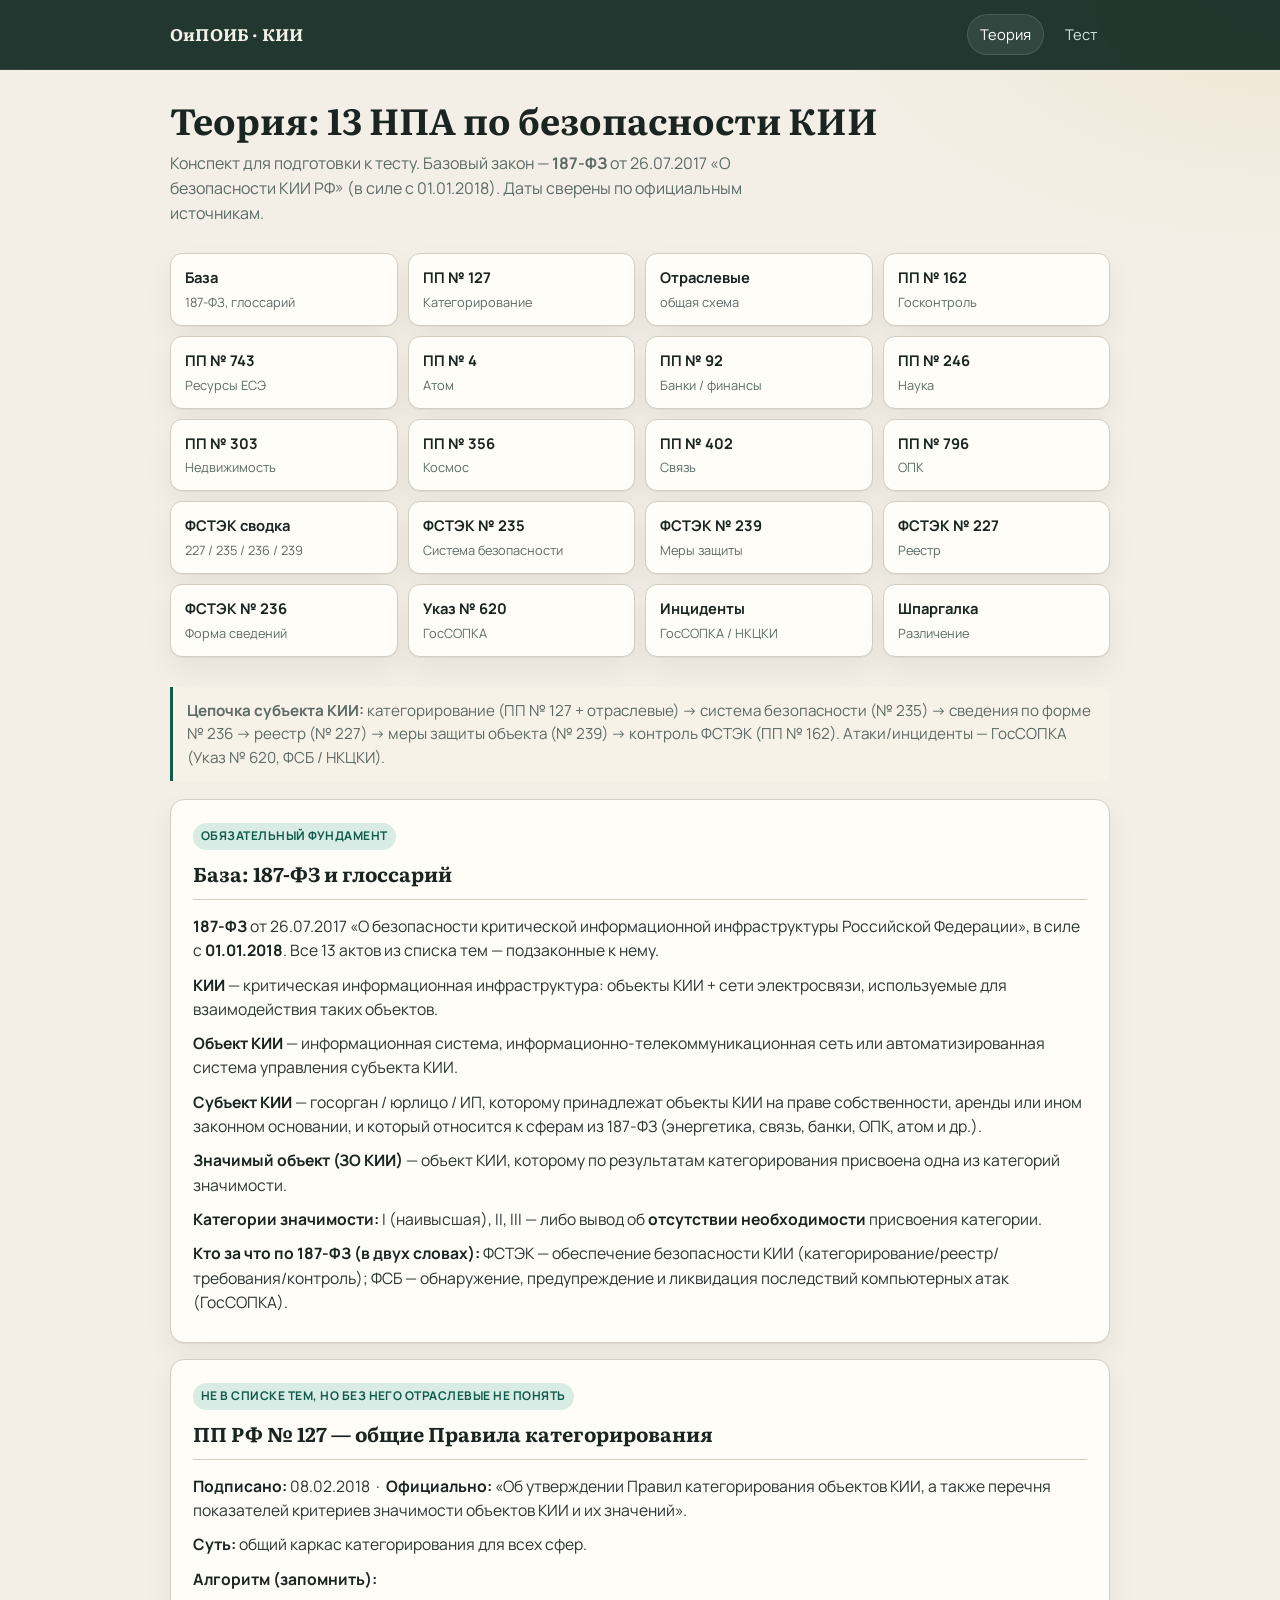
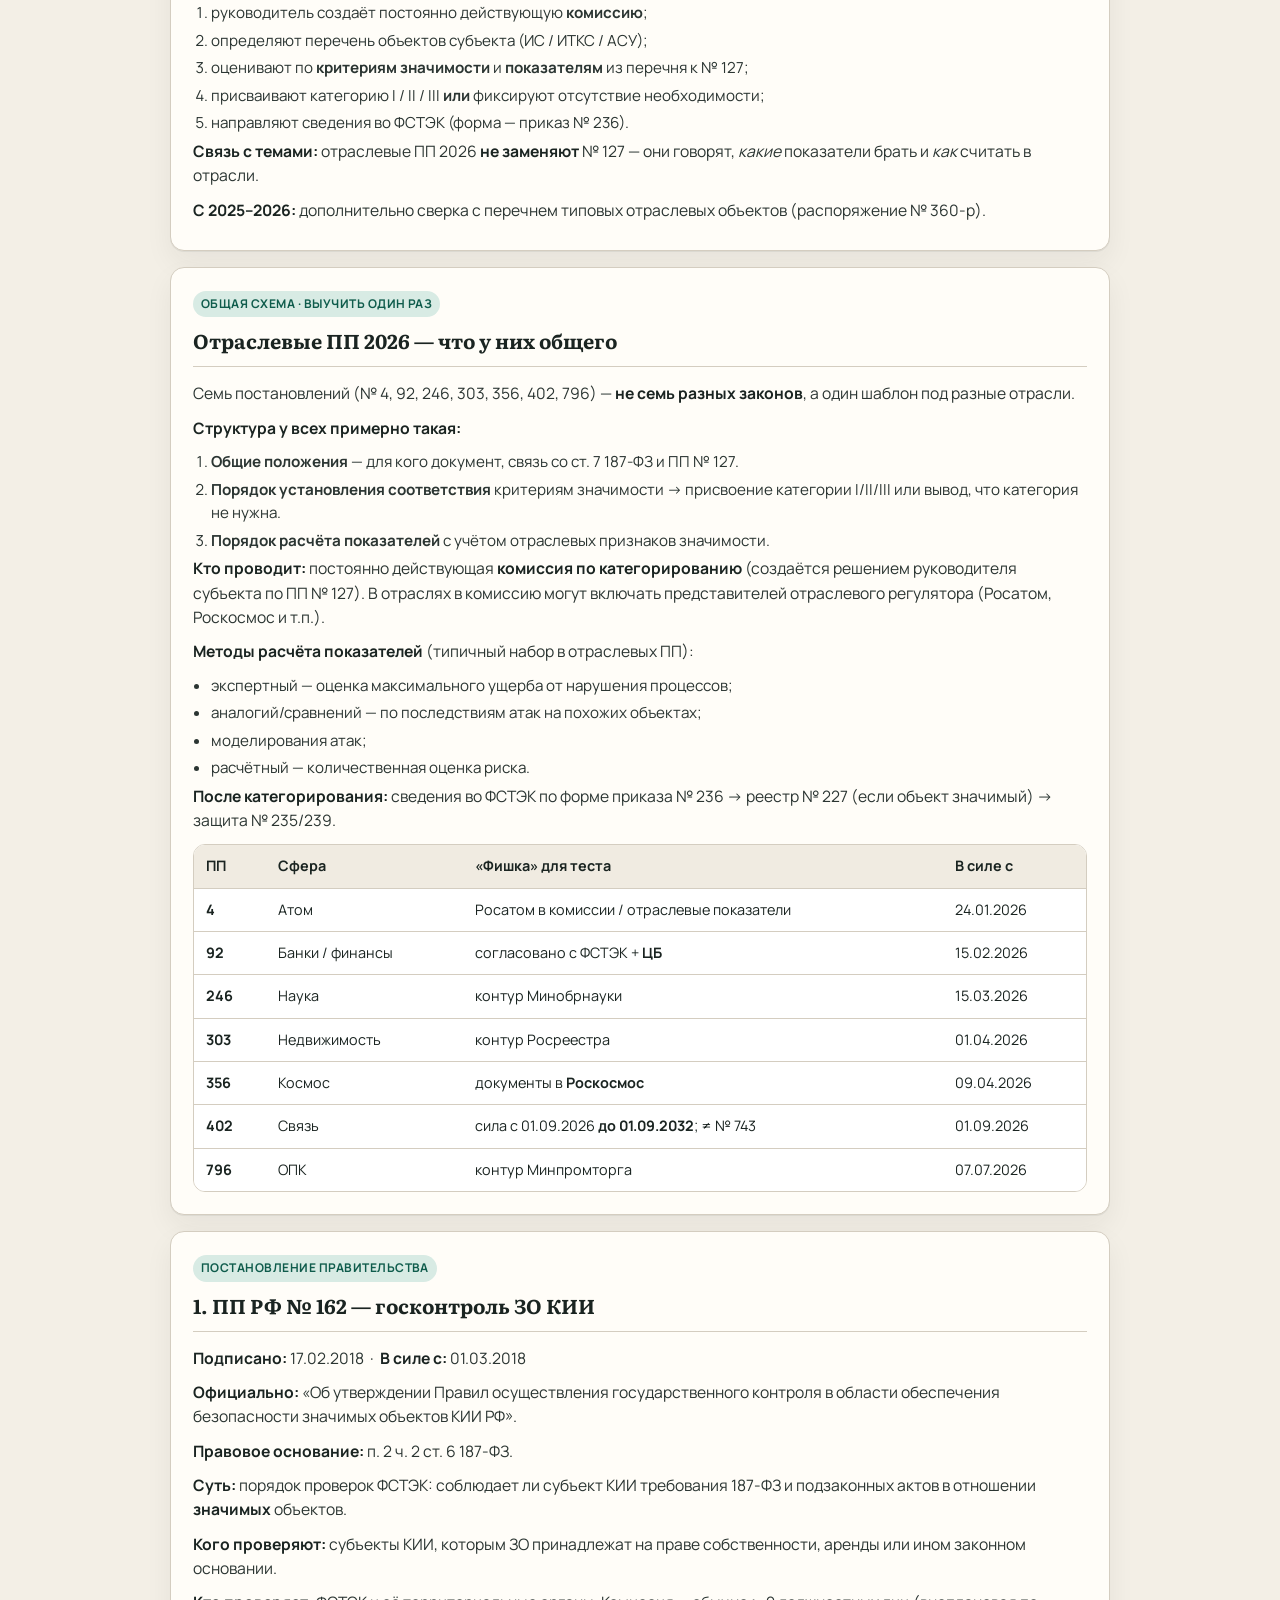
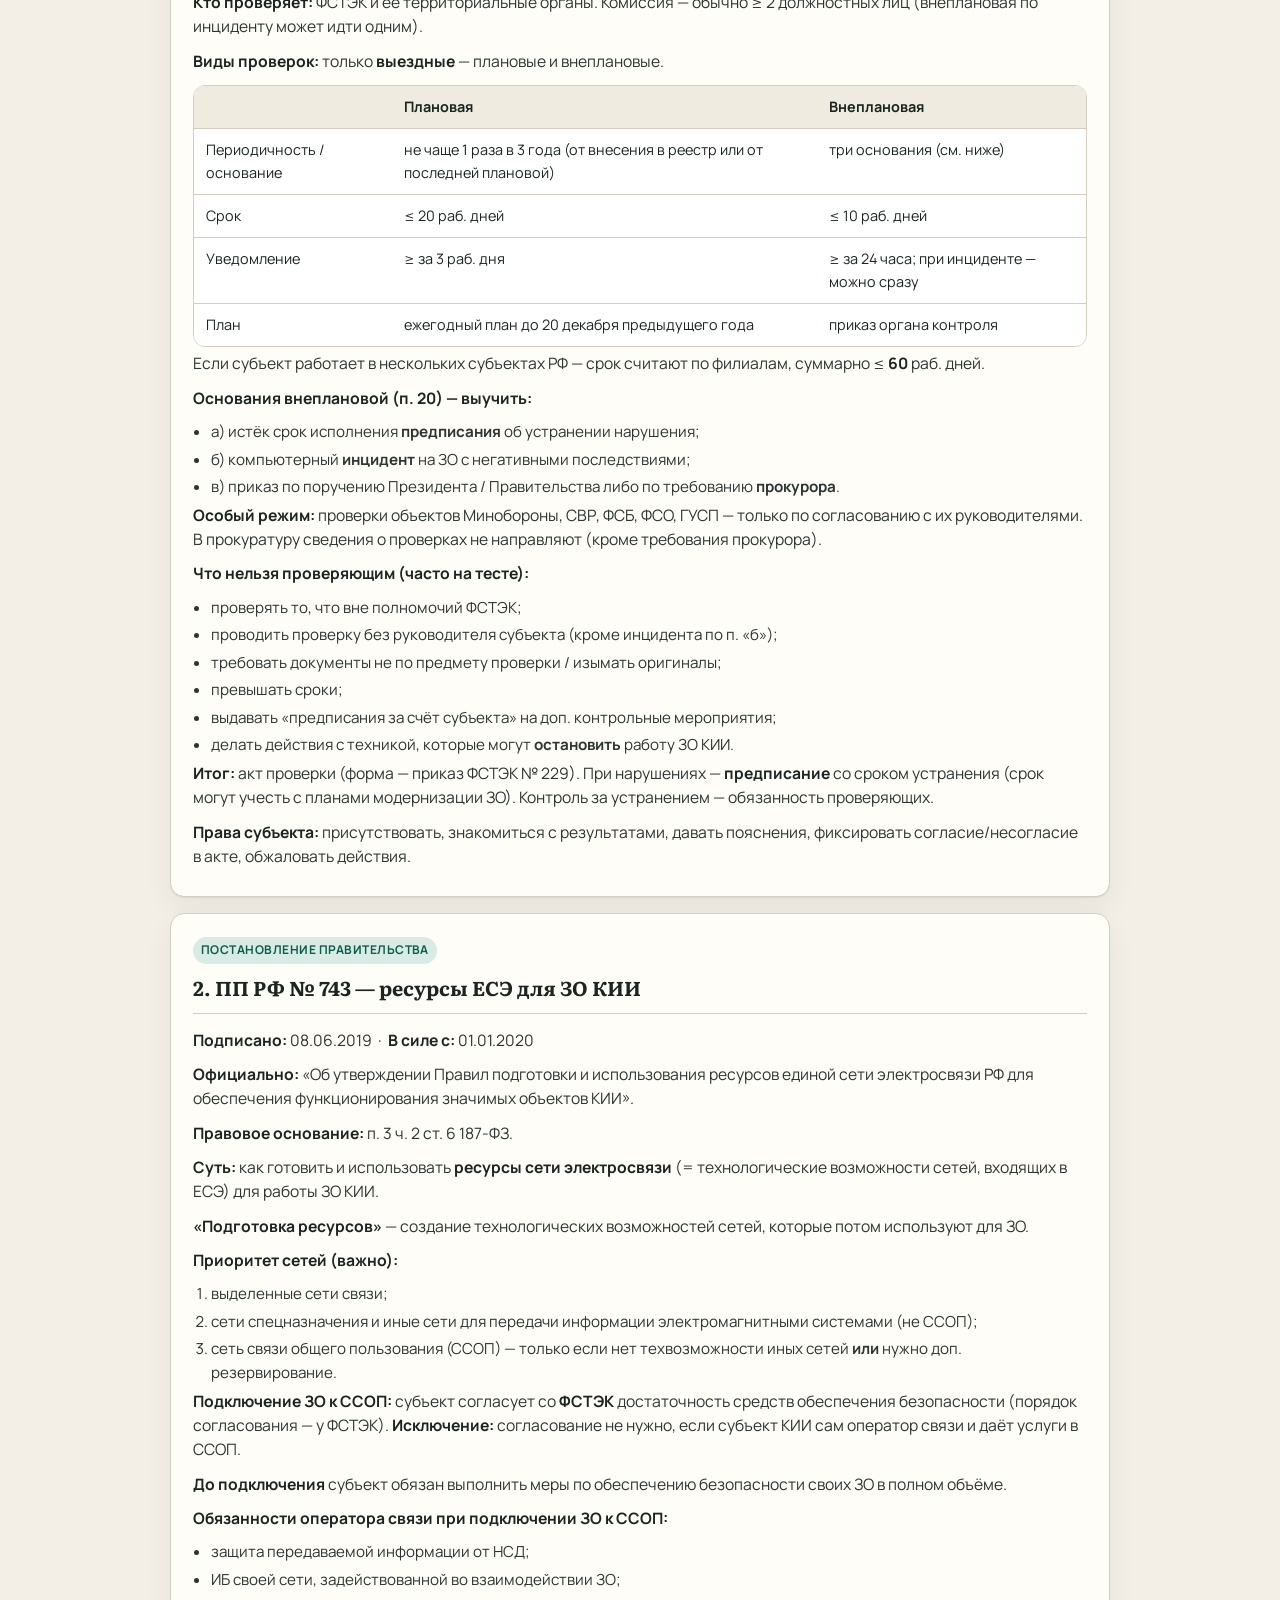
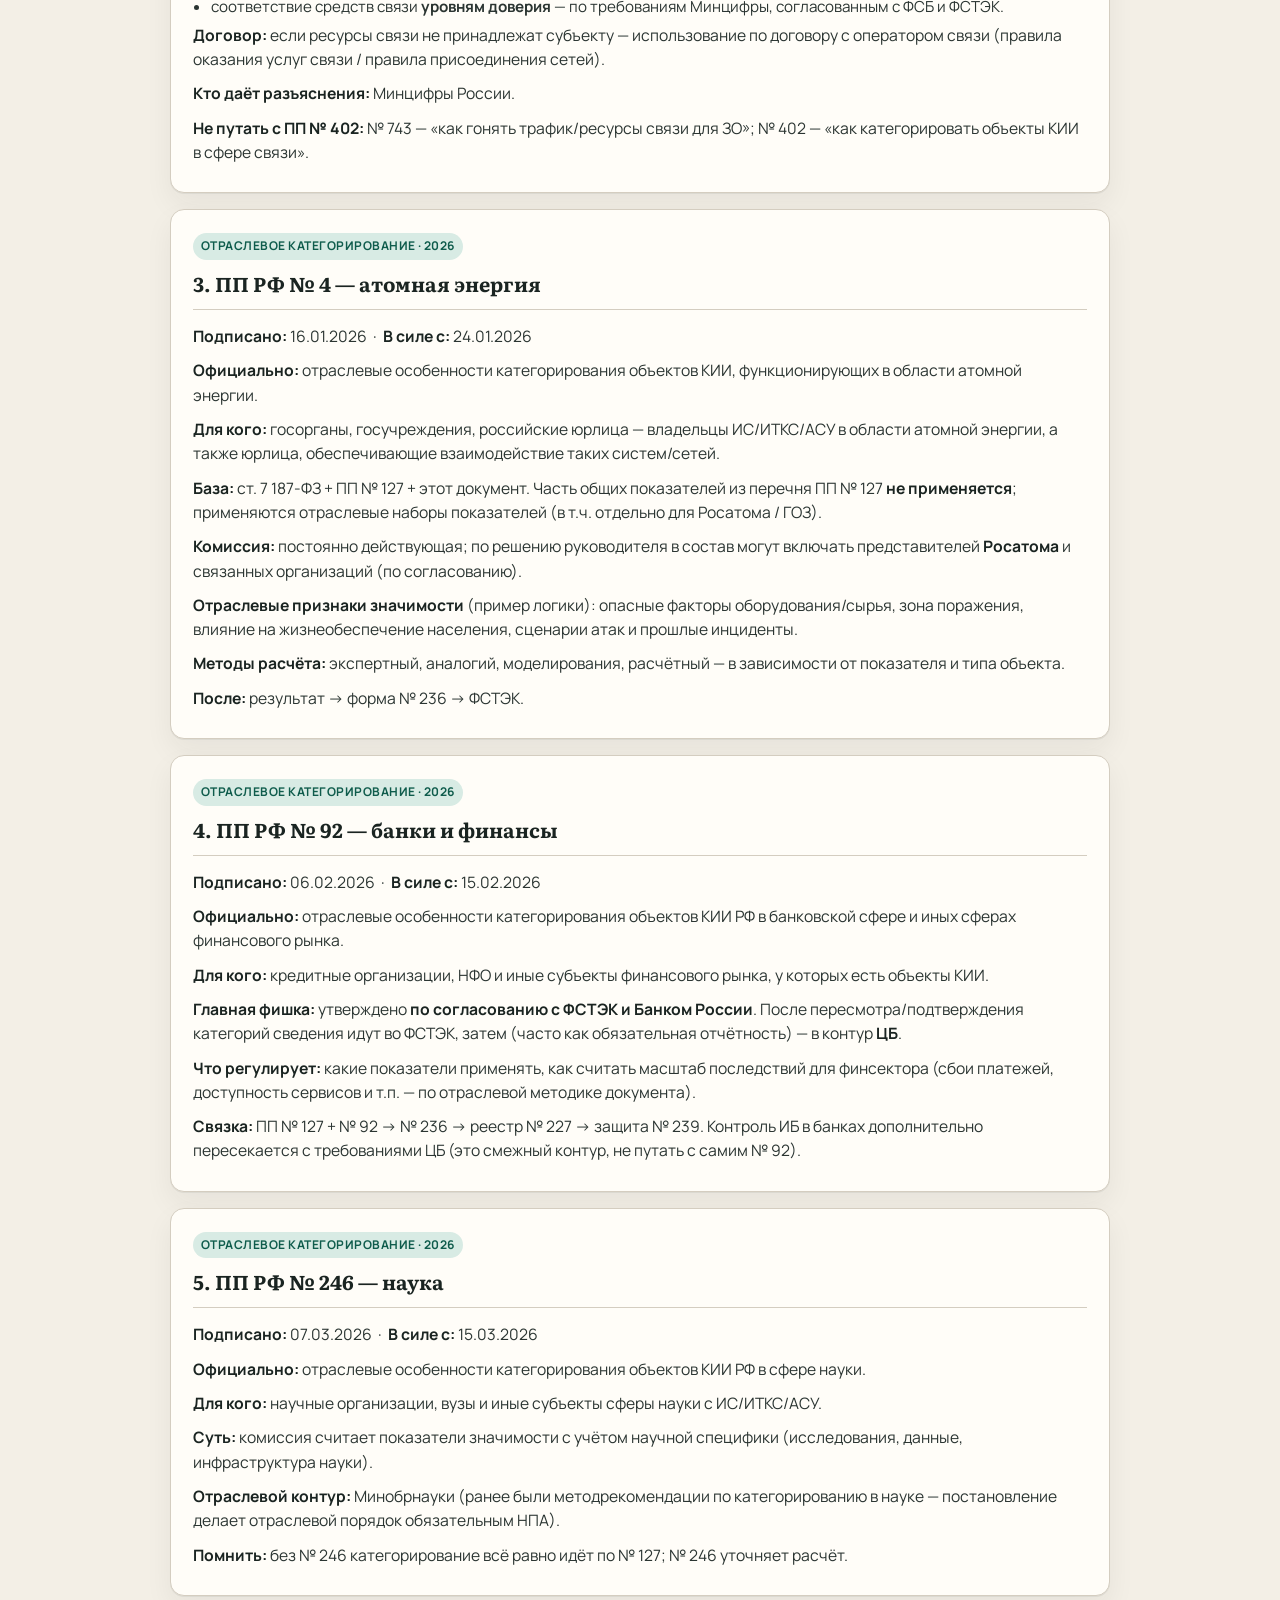
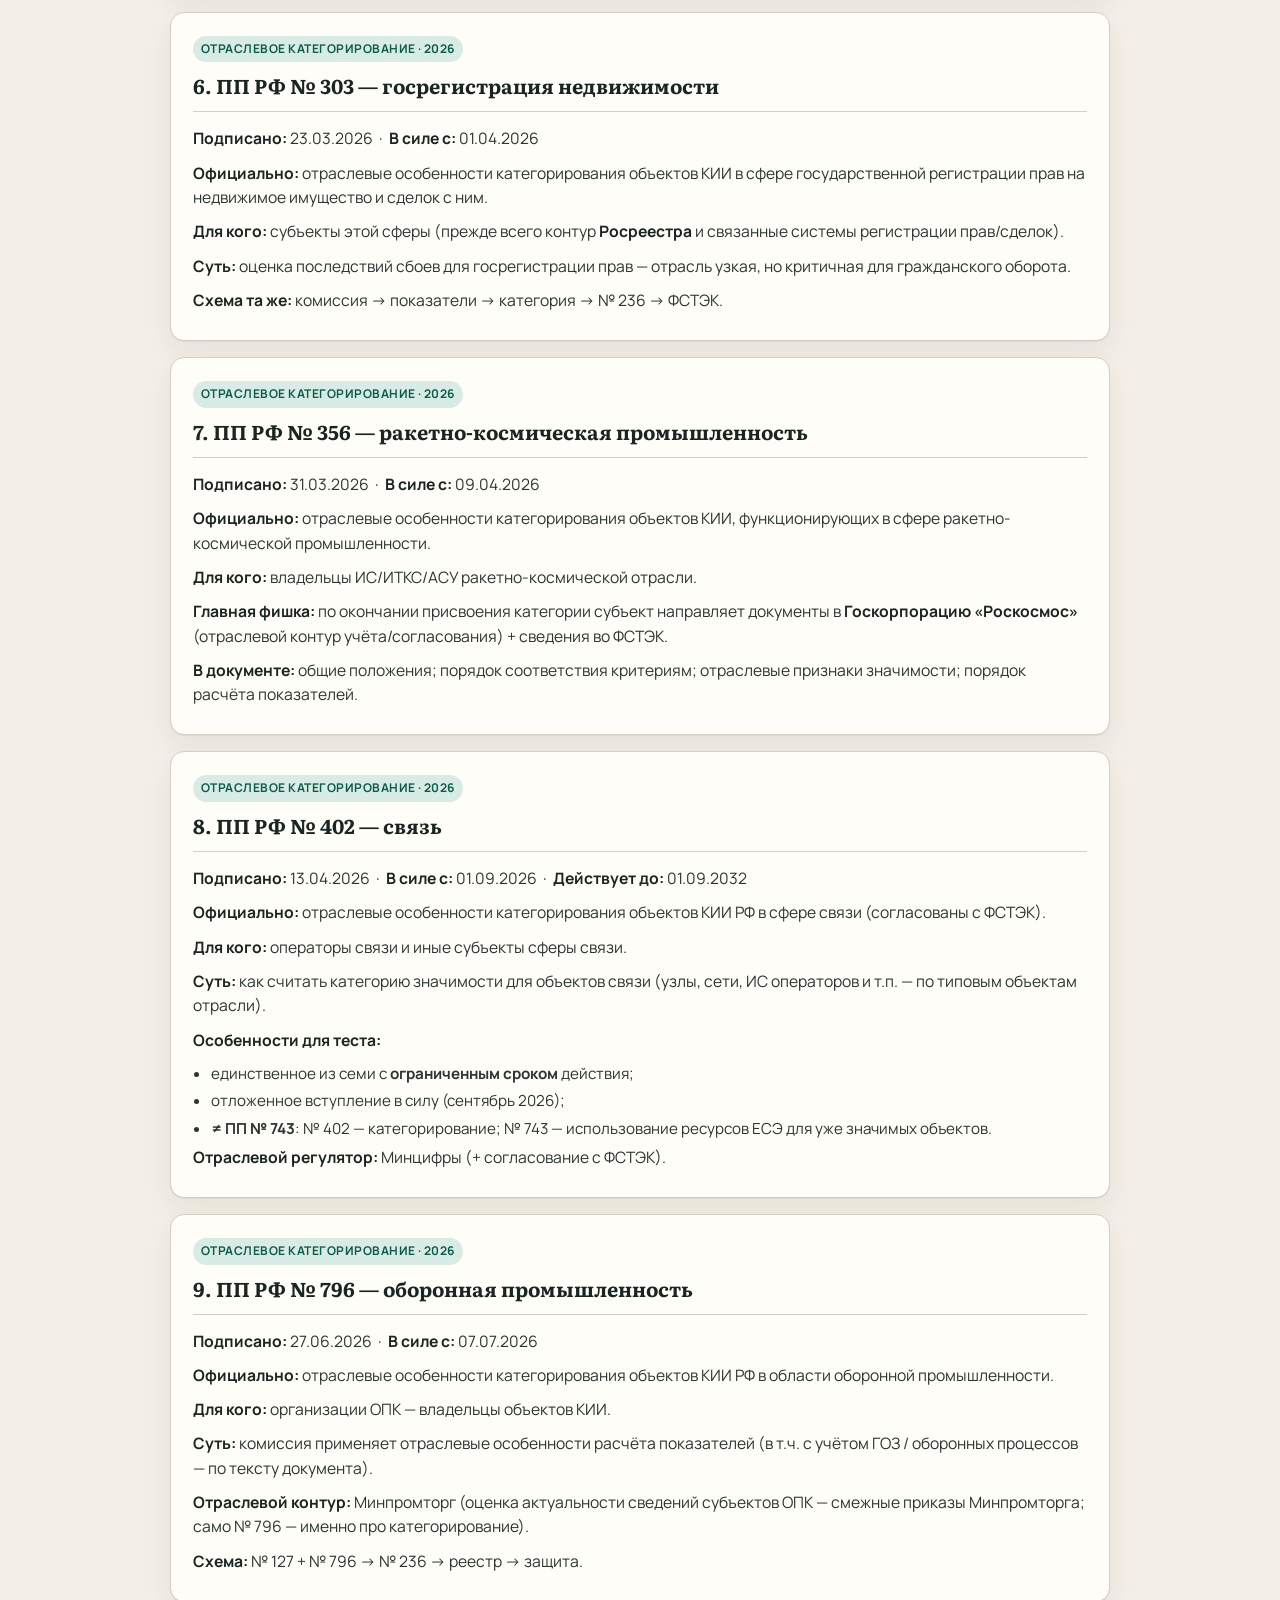
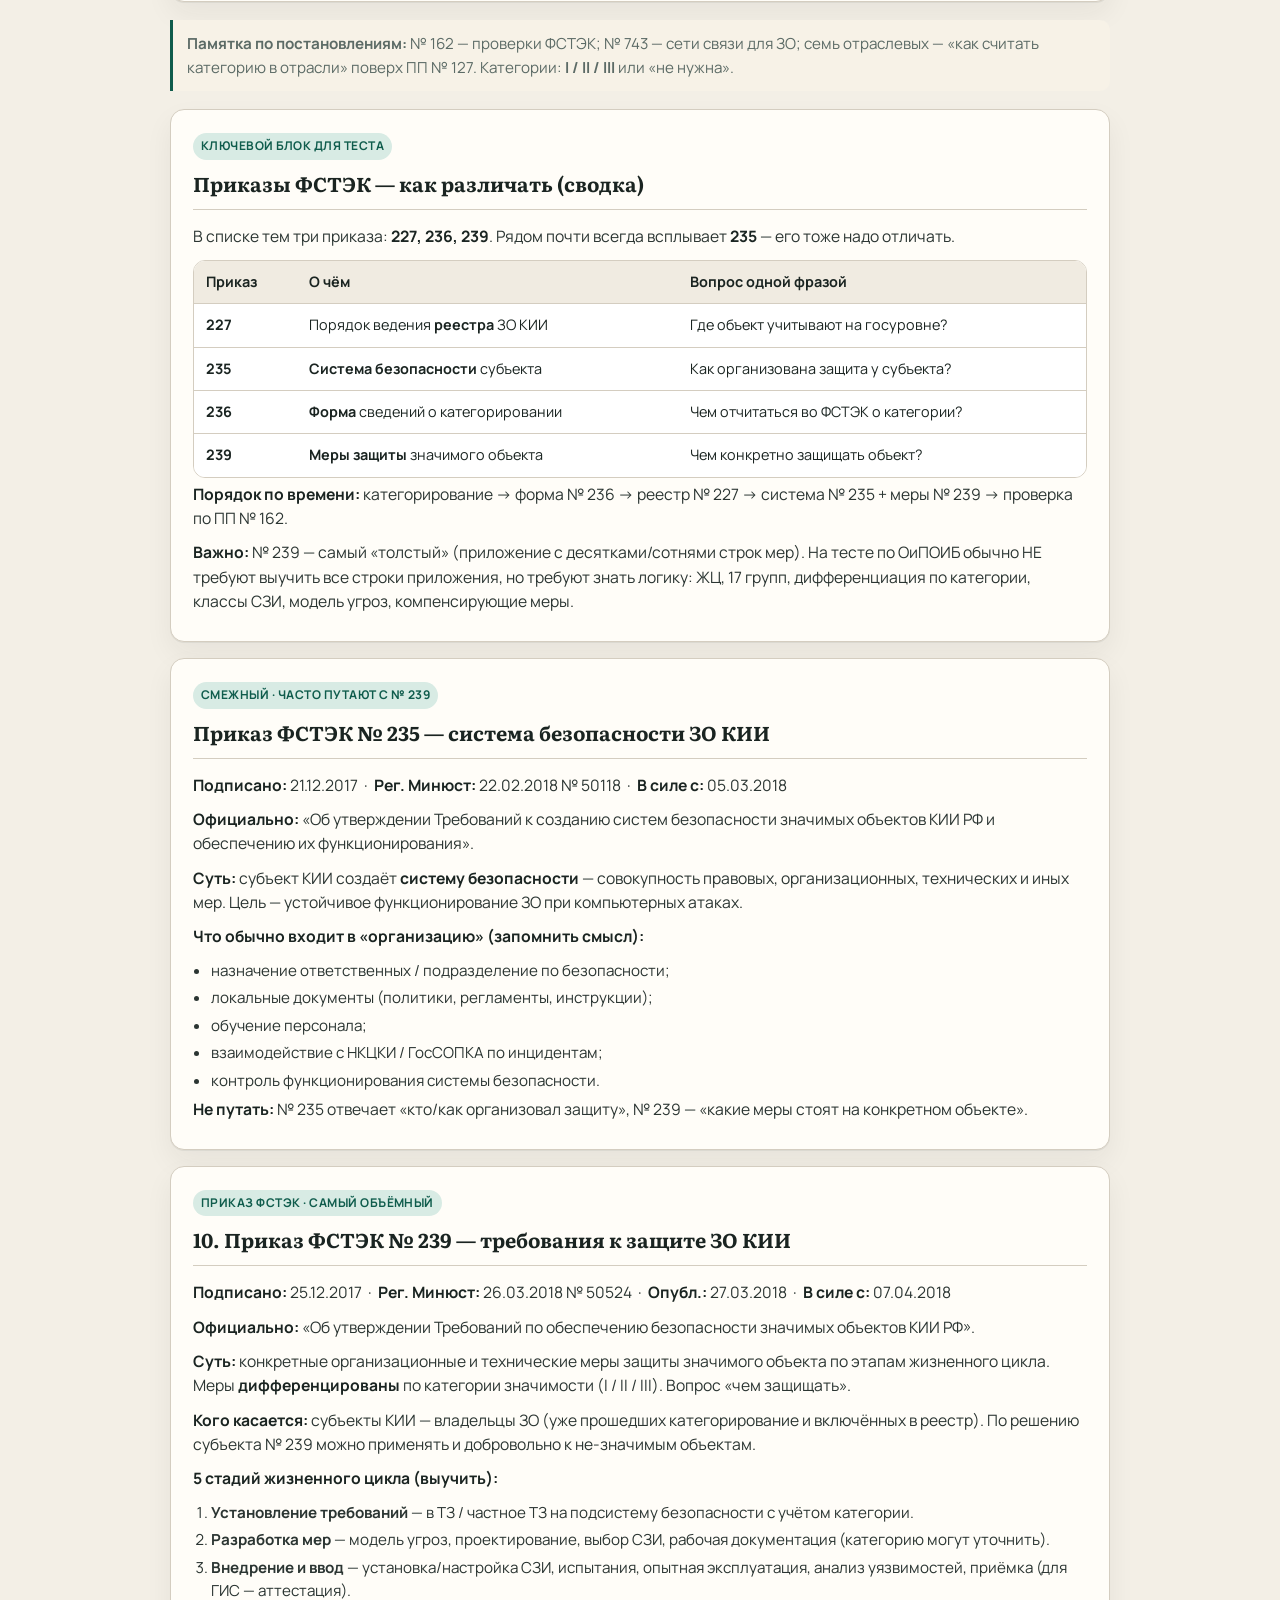
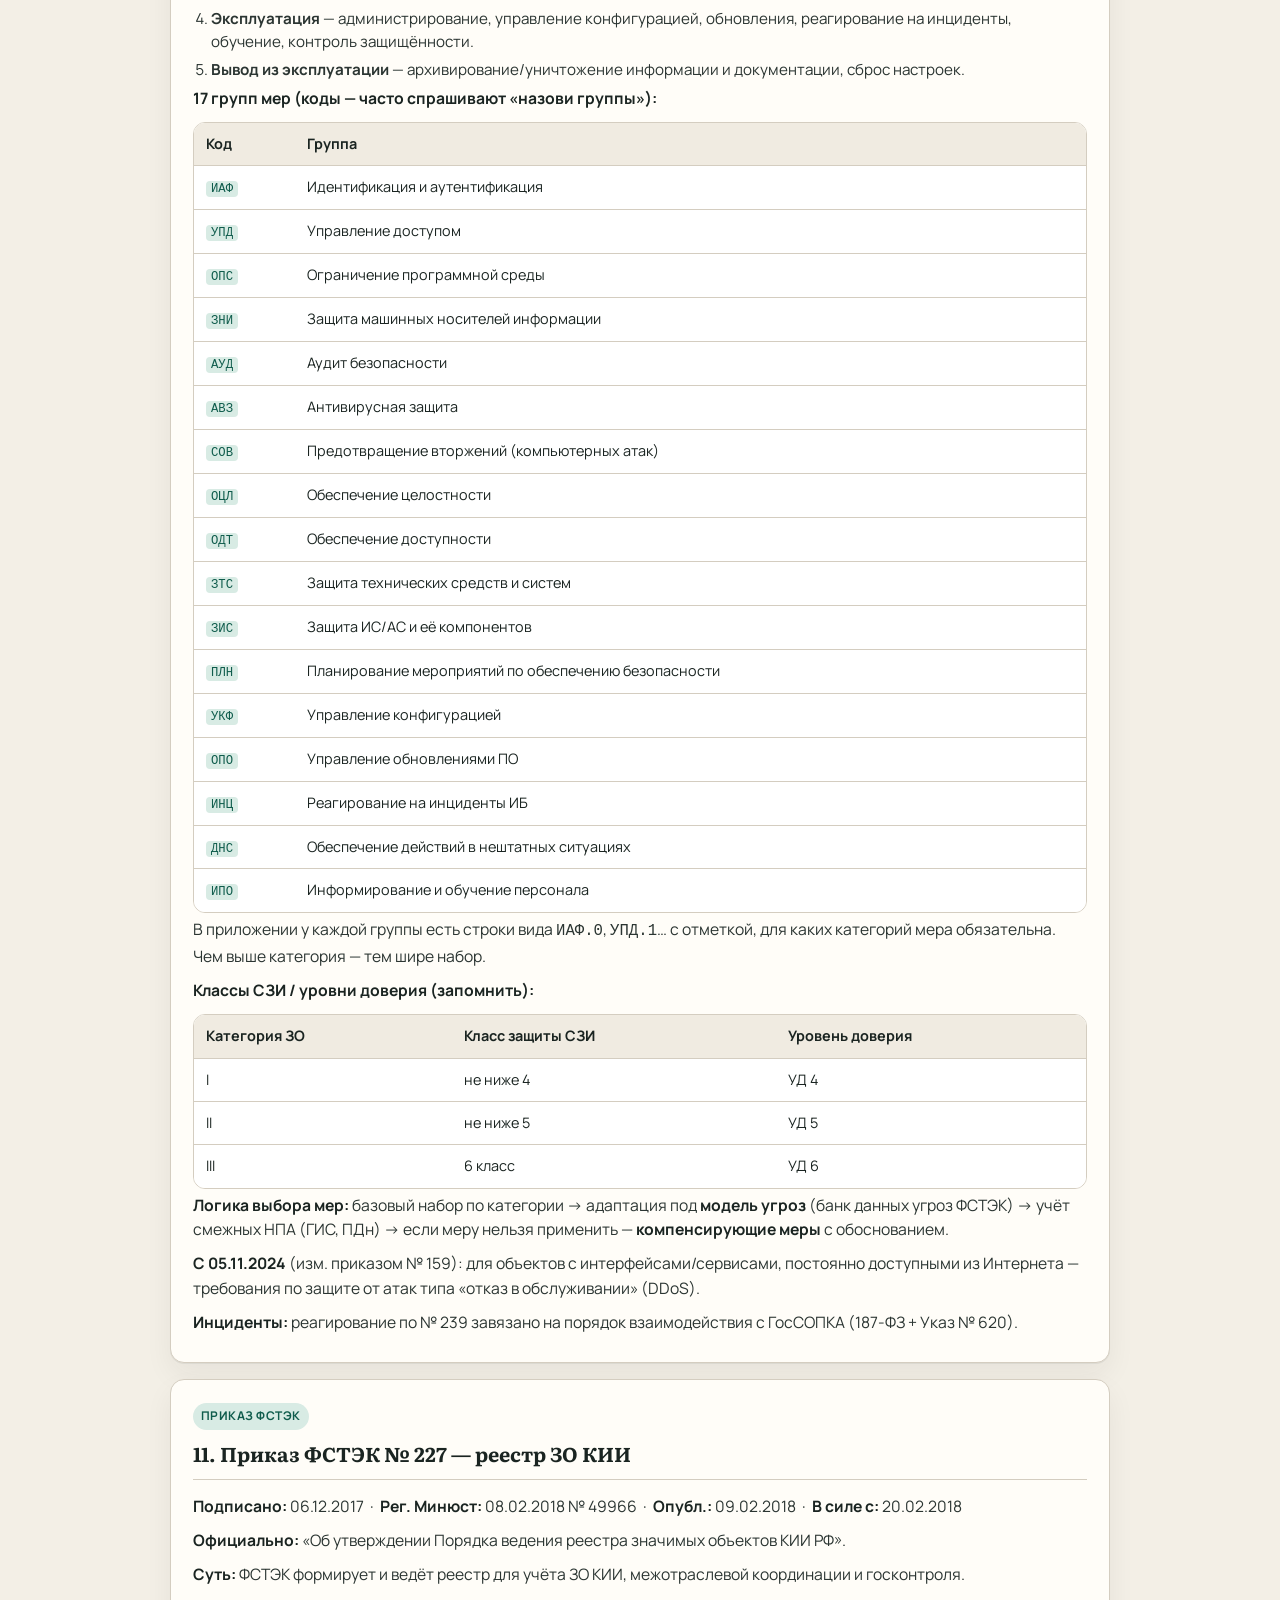
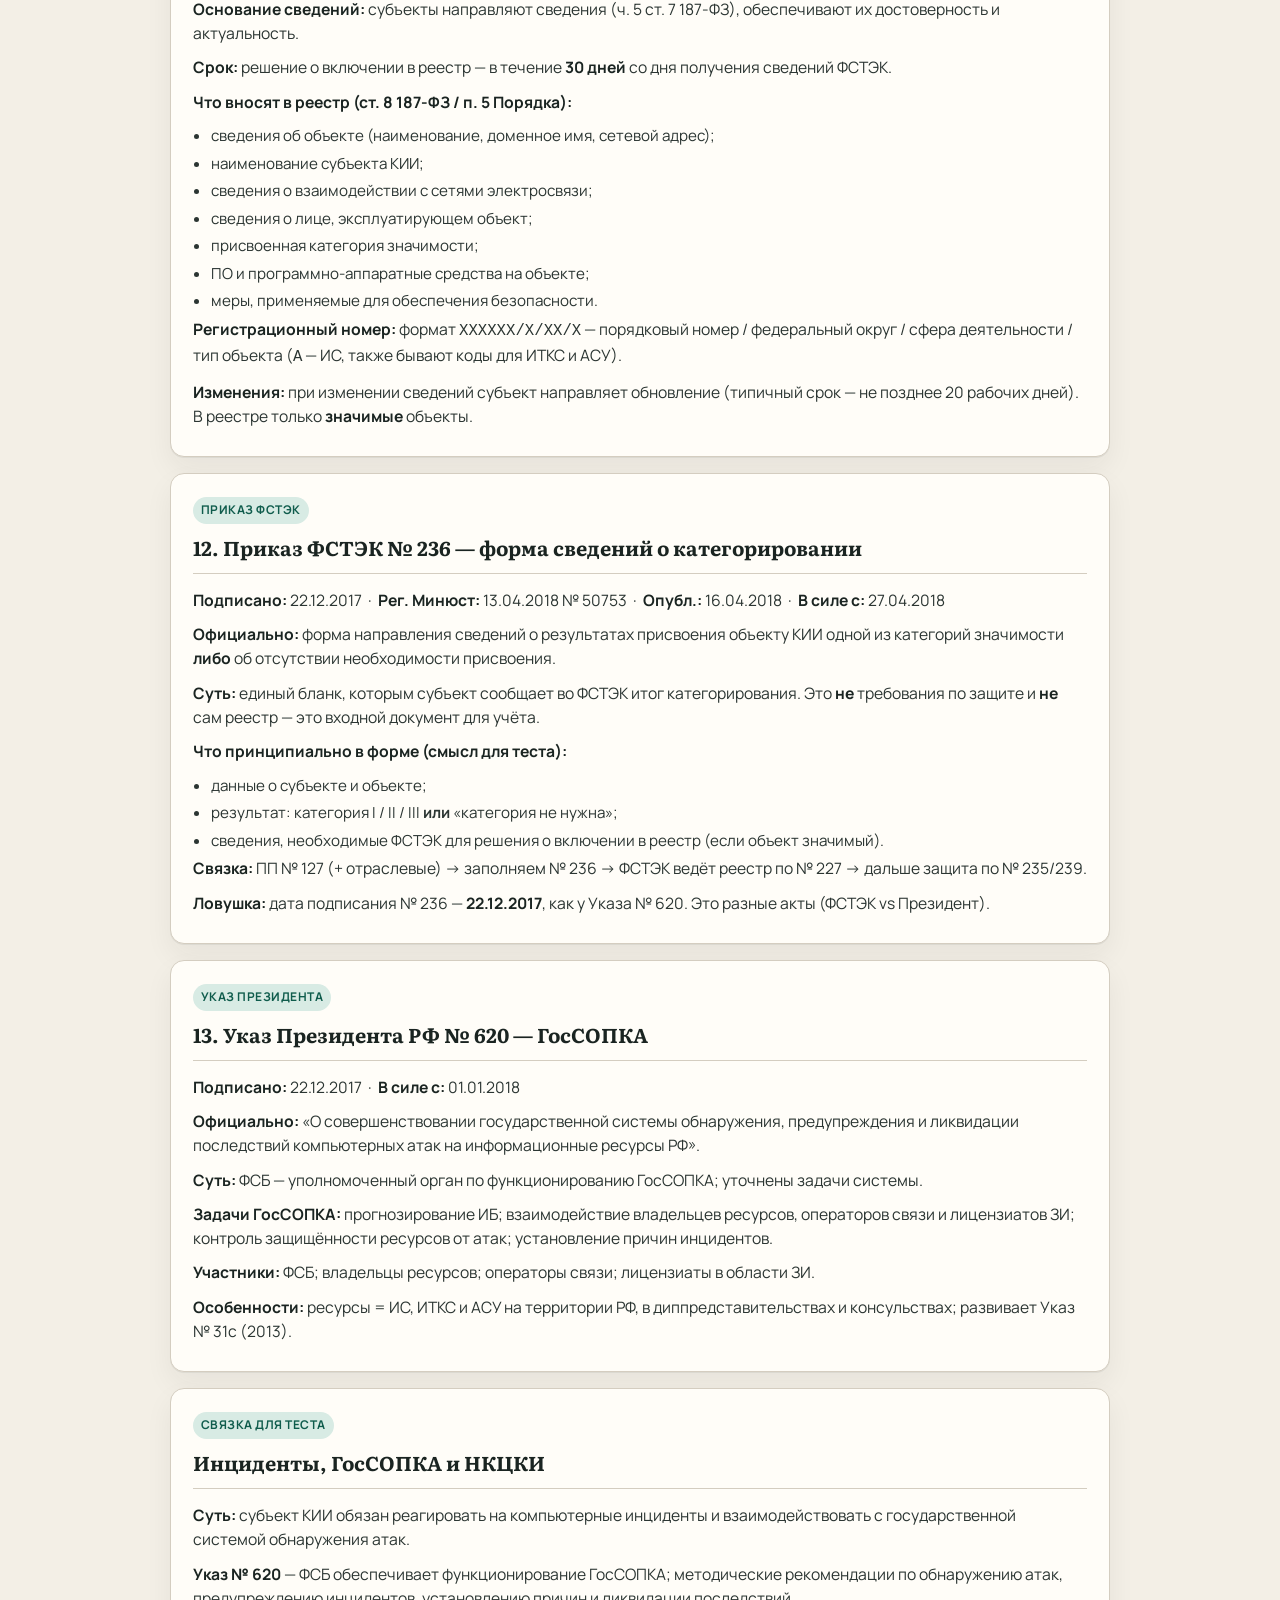
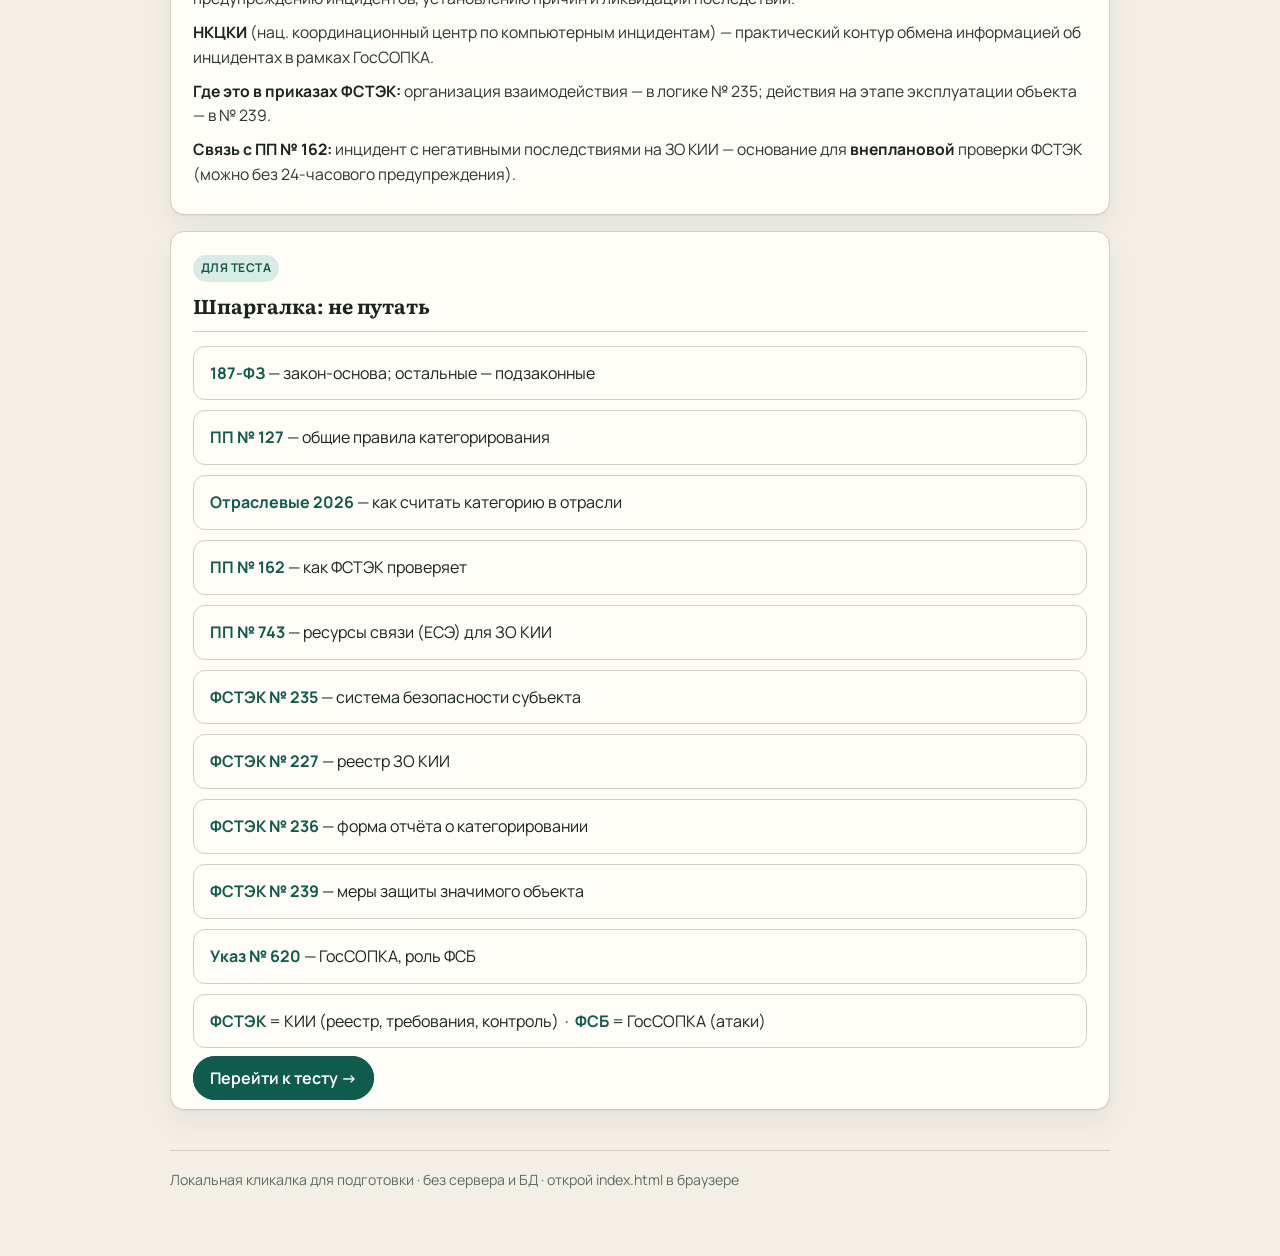
<file: index.html>
<!DOCTYPE html>
<html lang="ru">
<head>
  <meta charset="UTF-8" />
  <meta name="viewport" content="width=device-width, initial-scale=1" />
  <title>ОиПОИБ — теория по КИИ</title>
  <link rel="preconnect" href="https://fonts.googleapis.com" />
  <link rel="preconnect" href="https://fonts.gstatic.com" crossorigin />
  <link href="https://fonts.googleapis.com/css2?family=Literata:opsz,wght@7..72,500;7..72,700&family=Manrope:wght@400;550;650;700&display=swap" rel="stylesheet" />
  <link rel="stylesheet" href="styles.css" />
</head>
<body>
  <header class="topbar">
    <div class="topbar-inner">
      <a class="brand" href="index.html">ОиПОИБ · КИИ</a>
      <nav class="nav">
        <a class="active" href="index.html">Теория</a>
        <a href="test.html">Тест</a>
      </nav>
    </div>
  </header>

  <main class="wrap">
    <section class="hero">
      <h1>Теория: 13 НПА по безопасности КИИ</h1>
      <p>
        Конспект для подготовки к тесту. Базовый закон —
        <b>187-ФЗ</b> от 26.07.2017 «О безопасности КИИ РФ» (в силе с 01.01.2018).
        Даты сверены по официальным источникам.
      </p>
    </section>

    <nav class="toc" aria-label="Содержание">
      <a href="#base"><b>База</b><small>187-ФЗ, глоссарий</small></a>
      <a href="#pp127"><b>ПП № 127</b><small>Категорирование</small></a>
      <a href="#sector"><b>Отраслевые</b><small>общая схема</small></a>
      <a href="#pp162"><b>ПП № 162</b><small>Госконтроль</small></a>
      <a href="#pp743"><b>ПП № 743</b><small>Ресурсы ЕСЭ</small></a>
      <a href="#pp4"><b>ПП № 4</b><small>Атом</small></a>
      <a href="#pp92"><b>ПП № 92</b><small>Банки / финансы</small></a>
      <a href="#pp246"><b>ПП № 246</b><small>Наука</small></a>
      <a href="#pp303"><b>ПП № 303</b><small>Недвижимость</small></a>
      <a href="#pp356"><b>ПП № 356</b><small>Космос</small></a>
      <a href="#pp402"><b>ПП № 402</b><small>Связь</small></a>
      <a href="#pp796"><b>ПП № 796</b><small>ОПК</small></a>
      <a href="#fstek"><b>ФСТЭК сводка</b><small>227 / 235 / 236 / 239</small></a>
      <a href="#f235"><b>ФСТЭК № 235</b><small>Система безопасности</small></a>
      <a href="#f239"><b>ФСТЭК № 239</b><small>Меры защиты</small></a>
      <a href="#f227"><b>ФСТЭК № 227</b><small>Реестр</small></a>
      <a href="#f236"><b>ФСТЭК № 236</b><small>Форма сведений</small></a>
      <a href="#u620"><b>Указ № 620</b><small>ГосСОПКА</small></a>
      <a href="#incidents"><b>Инциденты</b><small>ГосСОПКА / НКЦКИ</small></a>
      <a href="#cheat"><b>Шпаргалка</b><small>Различение</small></a>
    </nav>

    <div class="note">
      <b>Цепочка субъекта КИИ:</b>
      категорирование (ПП № 127 + отраслевые) → система безопасности (№ 235) →
      сведения по форме № 236 → реестр (№ 227) → меры защиты объекта (№ 239) →
      контроль ФСТЭК (ПП № 162). Атаки/инциденты — ГосСОПКА (Указ № 620, ФСБ / НКЦКИ).
    </div>

    <!-- BASE -->
    <article class="doc" id="base">
      <div class="badge">Обязательный фундамент</div>
      <h2>База: 187-ФЗ и глоссарий</h2>
      <p class="field"><b>187-ФЗ</b> от 26.07.2017 «О безопасности критической информационной инфраструктуры Российской Федерации», в силе с <b>01.01.2018</b>. Все 13 актов из списка тем — подзаконные к нему.</p>
      <p class="field"><b>КИИ</b> — критическая информационная инфраструктура: объекты КИИ + сети электросвязи, используемые для взаимодействия таких объектов.</p>
      <p class="field"><b>Объект КИИ</b> — информационная система, информационно-телекоммуникационная сеть или автоматизированная система управления субъекта КИИ.</p>
      <p class="field"><b>Субъект КИИ</b> — госорган / юрлицо / ИП, которому принадлежат объекты КИИ на праве собственности, аренды или ином законном основании, и который относится к сферам из 187-ФЗ (энергетика, связь, банки, ОПК, атом и др.).</p>
      <p class="field"><b>Значимый объект (ЗО КИИ)</b> — объект КИИ, которому по результатам категорирования присвоена одна из категорий значимости.</p>
      <p class="field"><b>Категории значимости:</b> I (наивысшая), II, III — либо вывод об <b>отсутствии необходимости</b> присвоения категории.</p>
      <p class="field"><b>Кто за что по 187-ФЗ (в двух словах):</b> ФСТЭК — обеспечение безопасности КИИ (категорирование/реестр/требования/контроль); ФСБ — обнаружение, предупреждение и ликвидация последствий компьютерных атак (ГосСОПКА).</p>
    </article>

    <!-- 127 -->
    <article class="doc" id="pp127">
      <div class="badge">Не в списке тем, но без него отраслевые не понять</div>
      <h2>ПП РФ № 127 — общие Правила категорирования</h2>
      <p class="field"><b>Подписано:</b> 08.02.2018 &nbsp;·&nbsp; <b>Официально:</b> «Об утверждении Правил категорирования объектов КИИ, а также перечня показателей критериев значимости объектов КИИ и их значений».</p>
      <p class="field"><b>Суть:</b> общий каркас категорирования для всех сфер.</p>
      <p class="field"><b>Алгоритм (запомнить):</b></p>
      <ol class="list-tight">
        <li>руководитель создаёт постоянно действующую <b>комиссию</b>;</li>
        <li>определяют перечень объектов субъекта (ИС / ИТКС / АСУ);</li>
        <li>оценивают по <b>критериям значимости</b> и <b>показателям</b> из перечня к № 127;</li>
        <li>присваивают категорию I / II / III <b>или</b> фиксируют отсутствие необходимости;</li>
        <li>направляют сведения во ФСТЭК (форма — приказ № 236).</li>
      </ol>
      <p class="field"><b>Связь с темами:</b> отраслевые ПП 2026 <b>не заменяют</b> № 127 — они говорят, <i>какие</i> показатели брать и <i>как</i> считать в отрасли.</p>
      <p class="field"><b>С 2025–2026:</b> дополнительно сверка с перечнем типовых отраслевых объектов (распоряжение № 360-р).</p>
    </article>

    <!-- sector common -->
    <article class="doc" id="sector">
      <div class="badge">Общая схема · выучить один раз</div>
      <h2>Отраслевые ПП 2026 — что у них общего</h2>
      <p class="field">Семь постановлений (№ 4, 92, 246, 303, 356, 402, 796) — <b>не семь разных законов</b>, а один шаблон под разные отрасли.</p>
      <p class="field"><b>Структура у всех примерно такая:</b></p>
      <ol class="list-tight">
        <li><b>Общие положения</b> — для кого документ, связь со ст. 7 187-ФЗ и ПП № 127.</li>
        <li><b>Порядок установления соответствия</b> критериям значимости → присвоение категории I/II/III или вывод, что категория не нужна.</li>
        <li><b>Порядок расчёта показателей</b> с учётом отраслевых признаков значимости.</li>
      </ol>
      <p class="field"><b>Кто проводит:</b> постоянно действующая <b>комиссия по категорированию</b> (создаётся решением руководителя субъекта по ПП № 127). В отраслях в комиссию могут включать представителей отраслевого регулятора (Росатом, Роскосмос и т.п.).</p>
      <p class="field"><b>Методы расчёта показателей</b> (типичный набор в отраслевых ПП):</p>
      <ul class="list-tight">
        <li>экспертный — оценка максимального ущерба от нарушения процессов;</li>
        <li>аналогий/сравнений — по последствиям атак на похожих объектах;</li>
        <li>моделирования атак;</li>
        <li>расчётный — количественная оценка риска.</li>
      </ul>
      <p class="field"><b>После категорирования:</b> сведения во ФСТЭК по форме приказа № 236 → реестр № 227 (если объект значимый) → защита № 235/239.</p>
      <div class="table-wrap">
        <table class="compact">
          <thead><tr><th>ПП</th><th>Сфера</th><th>«Фишка» для теста</th><th>В силе с</th></tr></thead>
          <tbody>
            <tr><td><b>4</b></td><td>Атом</td><td>Росатом в комиссии / отраслевые показатели</td><td>24.01.2026</td></tr>
            <tr><td><b>92</b></td><td>Банки / финансы</td><td>согласовано с ФСТЭК + <b>ЦБ</b></td><td>15.02.2026</td></tr>
            <tr><td><b>246</b></td><td>Наука</td><td>контур Минобрнауки</td><td>15.03.2026</td></tr>
            <tr><td><b>303</b></td><td>Недвижимость</td><td>контур Росреестра</td><td>01.04.2026</td></tr>
            <tr><td><b>356</b></td><td>Космос</td><td>документы в <b>Роскосмос</b></td><td>09.04.2026</td></tr>
            <tr><td><b>402</b></td><td>Связь</td><td>сила с 01.09.2026 <b>до 01.09.2032</b>; ≠ № 743</td><td>01.09.2026</td></tr>
            <tr><td><b>796</b></td><td>ОПК</td><td>контур Минпромторга</td><td>07.07.2026</td></tr>
          </tbody>
        </table>
      </div>
    </article>

    <!-- 162 -->
    <article class="doc" id="pp162">
      <div class="badge">Постановление Правительства</div>
      <h2>1. ПП РФ № 162 — госконтроль ЗО КИИ</h2>
      <p class="field"><b>Подписано:</b> 17.02.2018 &nbsp;·&nbsp; <b>В силе с:</b> 01.03.2018</p>
      <p class="field"><b>Официально:</b> «Об утверждении Правил осуществления государственного контроля в области обеспечения безопасности значимых объектов КИИ РФ».</p>
      <p class="field"><b>Правовое основание:</b> п. 2 ч. 2 ст. 6 187-ФЗ.</p>
      <p class="field"><b>Суть:</b> порядок проверок ФСТЭК: соблюдает ли субъект КИИ требования 187-ФЗ и подзаконных актов в отношении <b>значимых</b> объектов.</p>
      <p class="field"><b>Кого проверяют:</b> субъекты КИИ, которым ЗО принадлежат на праве собственности, аренды или ином законном основании.</p>
      <p class="field"><b>Кто проверяет:</b> ФСТЭК и её территориальные органы. Комиссия — обычно ≥ 2 должностных лиц (внеплановая по инциденту может идти одним).</p>

      <p class="field"><b>Виды проверок:</b> только <b>выездные</b> — плановые и внеплановые.</p>
      <div class="table-wrap">
        <table class="compact">
          <thead><tr><th></th><th>Плановая</th><th>Внеплановая</th></tr></thead>
          <tbody>
            <tr><td>Периодичность / основание</td><td>не чаще 1 раза в 3 года (от внесения в реестр или от последней плановой)</td><td>три основания (см. ниже)</td></tr>
            <tr><td>Срок</td><td>≤ 20 раб. дней</td><td>≤ 10 раб. дней</td></tr>
            <tr><td>Уведомление</td><td>≥ за 3 раб. дня</td><td>≥ за 24 часа; при инциденте — можно сразу</td></tr>
            <tr><td>План</td><td>ежегодный план до 20 декабря предыдущего года</td><td>приказ органа контроля</td></tr>
          </tbody>
        </table>
      </div>
      <p class="field">Если субъект работает в нескольких субъектах РФ — срок считают по филиалам, суммарно ≤ <b>60</b> раб. дней.</p>

      <p class="field"><b>Основания внеплановой (п. 20) — выучить:</b></p>
      <ul class="list-tight">
        <li>а) истёк срок исполнения <b>предписания</b> об устранении нарушения;</li>
        <li>б) компьютерный <b>инцидент</b> на ЗО с негативными последствиями;</li>
        <li>в) приказ по поручению Президента / Правительства либо по требованию <b>прокурора</b>.</li>
      </ul>

      <p class="field"><b>Особый режим:</b> проверки объектов Минобороны, СВР, ФСБ, ФСО, ГУСП — только по согласованию с их руководителями. В прокуратуру сведения о проверках не направляют (кроме требования прокурора).</p>

      <p class="field"><b>Что нельзя проверяющим (часто на тесте):</b></p>
      <ul class="list-tight">
        <li>проверять то, что вне полномочий ФСТЭК;</li>
        <li>проводить проверку без руководителя субъекта (кроме инцидента по п. «б»);</li>
        <li>требовать документы не по предмету проверки / изымать оригиналы;</li>
        <li>превышать сроки;</li>
        <li>выдавать «предписания за счёт субъекта» на доп. контрольные мероприятия;</li>
        <li>делать действия с техникой, которые могут <b>остановить</b> работу ЗО КИИ.</li>
      </ul>

      <p class="field"><b>Итог:</b> акт проверки (форма — приказ ФСТЭК № 229). При нарушениях — <b>предписание</b> со сроком устранения (срок могут учесть с планами модернизации ЗО). Контроль за устранением — обязанность проверяющих.</p>
      <p class="field"><b>Права субъекта:</b> присутствовать, знакомиться с результатами, давать пояснения, фиксировать согласие/несогласие в акте, обжаловать действия.</p>
    </article>

    <!-- 743 -->
    <article class="doc" id="pp743">
      <div class="badge">Постановление Правительства</div>
      <h2>2. ПП РФ № 743 — ресурсы ЕСЭ для ЗО КИИ</h2>
      <p class="field"><b>Подписано:</b> 08.06.2019 &nbsp;·&nbsp; <b>В силе с:</b> 01.01.2020</p>
      <p class="field"><b>Официально:</b> «Об утверждении Правил подготовки и использования ресурсов единой сети электросвязи РФ для обеспечения функционирования значимых объектов КИИ».</p>
      <p class="field"><b>Правовое основание:</b> п. 3 ч. 2 ст. 6 187-ФЗ.</p>
      <p class="field"><b>Суть:</b> как готовить и использовать <b>ресурсы сети электросвязи</b> (= технологические возможности сетей, входящих в ЕСЭ) для работы ЗО КИИ.</p>
      <p class="field"><b>«Подготовка ресурсов»</b> — создание технологических возможностей сетей, которые потом используют для ЗО.</p>

      <p class="field"><b>Приоритет сетей (важно):</b></p>
      <ol class="list-tight">
        <li>выделенные сети связи;</li>
        <li>сети спецназначения и иные сети для передачи информации электромагнитными системами (не ССОП);</li>
        <li>сеть связи общего пользования (ССОП) — только если нет техвозможности иных сетей <b>или</b> нужно доп. резервирование.</li>
      </ol>

      <p class="field"><b>Подключение ЗО к ССОП:</b> субъект согласует со <b>ФСТЭК</b> достаточность средств обеспечения безопасности (порядок согласования — у ФСТЭК). <b>Исключение:</b> согласование не нужно, если субъект КИИ сам оператор связи и даёт услуги в ССОП.</p>
      <p class="field"><b>До подключения</b> субъект обязан выполнить меры по обеспечению безопасности своих ЗО в полном объёме.</p>

      <p class="field"><b>Обязанности оператора связи при подключении ЗО к ССОП:</b></p>
      <ul class="list-tight">
        <li>защита передаваемой информации от НСД;</li>
        <li>ИБ своей сети, задействованной во взаимодействии ЗО;</li>
        <li>соответствие средств связи <b>уровням доверия</b> — по требованиям Минцифры, согласованным с ФСБ и ФСТЭК.</li>
      </ul>
      <p class="field"><b>Договор:</b> если ресурсы связи не принадлежат субъекту — использование по договору с оператором связи (правила оказания услуг связи / правила присоединения сетей).</p>
      <p class="field"><b>Кто даёт разъяснения:</b> Минцифры России.</p>
      <p class="field"><b>Не путать с ПП № 402:</b> № 743 — «как гонять трафик/ресурсы связи для ЗО»; № 402 — «как категорировать объекты КИИ в сфере связи».</p>
    </article>

    <!-- 4 -->
    <article class="doc" id="pp4">
      <div class="badge">Отраслевое категорирование · 2026</div>
      <h2>3. ПП РФ № 4 — атомная энергия</h2>
      <p class="field"><b>Подписано:</b> 16.01.2026 &nbsp;·&nbsp; <b>В силе с:</b> 24.01.2026</p>
      <p class="field"><b>Официально:</b> отраслевые особенности категорирования объектов КИИ, функционирующих в области атомной энергии.</p>
      <p class="field"><b>Для кого:</b> госорганы, госучреждения, российские юрлица — владельцы ИС/ИТКС/АСУ в области атомной энергии, а также юрлица, обеспечивающие взаимодействие таких систем/сетей.</p>
      <p class="field"><b>База:</b> ст. 7 187-ФЗ + ПП № 127 + этот документ. Часть общих показателей из перечня ПП № 127 <b>не применяется</b>; применяются отраслевые наборы показателей (в т.ч. отдельно для Росатома / ГОЗ).</p>
      <p class="field"><b>Комиссия:</b> постоянно действующая; по решению руководителя в состав могут включать представителей <b>Росатома</b> и связанных организаций (по согласованию).</p>
      <p class="field"><b>Отраслевые признаки значимости</b> (пример логики): опасные факторы оборудования/сырья, зона поражения, влияние на жизнеобеспечение населения, сценарии атак и прошлые инциденты.</p>
      <p class="field"><b>Методы расчёта:</b> экспертный, аналогий, моделирования, расчётный — в зависимости от показателя и типа объекта.</p>
      <p class="field"><b>После:</b> результат → форма № 236 → ФСТЭК.</p>
    </article>

    <!-- 92 -->
    <article class="doc" id="pp92">
      <div class="badge">Отраслевое категорирование · 2026</div>
      <h2>4. ПП РФ № 92 — банки и финансы</h2>
      <p class="field"><b>Подписано:</b> 06.02.2026 &nbsp;·&nbsp; <b>В силе с:</b> 15.02.2026</p>
      <p class="field"><b>Официально:</b> отраслевые особенности категорирования объектов КИИ РФ в банковской сфере и иных сферах финансового рынка.</p>
      <p class="field"><b>Для кого:</b> кредитные организации, НФО и иные субъекты финансового рынка, у которых есть объекты КИИ.</p>
      <p class="field"><b>Главная фишка:</b> утверждено <b>по согласованию с ФСТЭК и Банком России</b>. После пересмотра/подтверждения категорий сведения идут во ФСТЭК, затем (часто как обязательная отчётность) — в контур <b>ЦБ</b>.</p>
      <p class="field"><b>Что регулирует:</b> какие показатели применять, как считать масштаб последствий для финсектора (сбои платежей, доступность сервисов и т.п. — по отраслевой методике документа).</p>
      <p class="field"><b>Связка:</b> ПП № 127 + № 92 → № 236 → реестр № 227 → защита № 239. Контроль ИБ в банках дополнительно пересекается с требованиями ЦБ (это смежный контур, не путать с самим № 92).</p>
    </article>

    <!-- 246 -->
    <article class="doc" id="pp246">
      <div class="badge">Отраслевое категорирование · 2026</div>
      <h2>5. ПП РФ № 246 — наука</h2>
      <p class="field"><b>Подписано:</b> 07.03.2026 &nbsp;·&nbsp; <b>В силе с:</b> 15.03.2026</p>
      <p class="field"><b>Официально:</b> отраслевые особенности категорирования объектов КИИ РФ в сфере науки.</p>
      <p class="field"><b>Для кого:</b> научные организации, вузы и иные субъекты сферы науки с ИС/ИТКС/АСУ.</p>
      <p class="field"><b>Суть:</b> комиссия считает показатели значимости с учётом научной специфики (исследования, данные, инфраструктура науки).</p>
      <p class="field"><b>Отраслевой контур:</b> Минобрнауки (ранее были методрекомендации по категорированию в науке — постановление делает отраслевой порядок обязательным НПА).</p>
      <p class="field"><b>Помнить:</b> без № 246 категорирование всё равно идёт по № 127; № 246 уточняет расчёт.</p>
    </article>

    <!-- 303 -->
    <article class="doc" id="pp303">
      <div class="badge">Отраслевое категорирование · 2026</div>
      <h2>6. ПП РФ № 303 — госрегистрация недвижимости</h2>
      <p class="field"><b>Подписано:</b> 23.03.2026 &nbsp;·&nbsp; <b>В силе с:</b> 01.04.2026</p>
      <p class="field"><b>Официально:</b> отраслевые особенности категорирования объектов КИИ в сфере государственной регистрации прав на недвижимое имущество и сделок с ним.</p>
      <p class="field"><b>Для кого:</b> субъекты этой сферы (прежде всего контур <b>Росреестра</b> и связанные системы регистрации прав/сделок).</p>
      <p class="field"><b>Суть:</b> оценка последствий сбоев для госрегистрации прав — отрасль узкая, но критичная для гражданского оборота.</p>
      <p class="field"><b>Схема та же:</b> комиссия → показатели → категория → № 236 → ФСТЭК.</p>
    </article>

    <!-- 356 -->
    <article class="doc" id="pp356">
      <div class="badge">Отраслевое категорирование · 2026</div>
      <h2>7. ПП РФ № 356 — ракетно-космическая промышленность</h2>
      <p class="field"><b>Подписано:</b> 31.03.2026 &nbsp;·&nbsp; <b>В силе с:</b> 09.04.2026</p>
      <p class="field"><b>Официально:</b> отраслевые особенности категорирования объектов КИИ, функционирующих в сфере ракетно-космической промышленности.</p>
      <p class="field"><b>Для кого:</b> владельцы ИС/ИТКС/АСУ ракетно-космической отрасли.</p>
      <p class="field"><b>Главная фишка:</b> по окончании присвоения категории субъект направляет документы в <b>Госкорпорацию «Роскосмос»</b> (отраслевой контур учёта/согласования) + сведения во ФСТЭК.</p>
      <p class="field"><b>В документе:</b> общие положения; порядок соответствия критериям; отраслевые признаки значимости; порядок расчёта показателей.</p>
    </article>

    <!-- 402 -->
    <article class="doc" id="pp402">
      <div class="badge">Отраслевое категорирование · 2026</div>
      <h2>8. ПП РФ № 402 — связь</h2>
      <p class="field"><b>Подписано:</b> 13.04.2026 &nbsp;·&nbsp; <b>В силе с:</b> 01.09.2026 &nbsp;·&nbsp; <b>Действует до:</b> 01.09.2032</p>
      <p class="field"><b>Официально:</b> отраслевые особенности категорирования объектов КИИ РФ в сфере связи (согласованы с ФСТЭК).</p>
      <p class="field"><b>Для кого:</b> операторы связи и иные субъекты сферы связи.</p>
      <p class="field"><b>Суть:</b> как считать категорию значимости для объектов связи (узлы, сети, ИС операторов и т.п. — по типовым объектам отрасли).</p>
      <p class="field"><b>Особенности для теста:</b></p>
      <ul class="list-tight">
        <li>единственное из семи с <b>ограниченным сроком</b> действия;</li>
        <li>отложенное вступление в силу (сентябрь 2026);</li>
        <li><b>≠ ПП № 743</b>: № 402 — категорирование; № 743 — использование ресурсов ЕСЭ для уже значимых объектов.</li>
      </ul>
      <p class="field"><b>Отраслевой регулятор:</b> Минцифры (+ согласование с ФСТЭК).</p>
    </article>

    <!-- 796 -->
    <article class="doc" id="pp796">
      <div class="badge">Отраслевое категорирование · 2026</div>
      <h2>9. ПП РФ № 796 — оборонная промышленность</h2>
      <p class="field"><b>Подписано:</b> 27.06.2026 &nbsp;·&nbsp; <b>В силе с:</b> 07.07.2026</p>
      <p class="field"><b>Официально:</b> отраслевые особенности категорирования объектов КИИ РФ в области оборонной промышленности.</p>
      <p class="field"><b>Для кого:</b> организации ОПК — владельцы объектов КИИ.</p>
      <p class="field"><b>Суть:</b> комиссия применяет отраслевые особенности расчёта показателей (в т.ч. с учётом ГОЗ / оборонных процессов — по тексту документа).</p>
      <p class="field"><b>Отраслевой контур:</b> Минпромторг (оценка актуальности сведений субъектов ОПК — смежные приказы Минпромторга; само № 796 — именно про категорирование).</p>
      <p class="field"><b>Схема:</b> № 127 + № 796 → № 236 → реестр → защита.</p>
    </article>

    <div class="note">
      <b>Памятка по постановлениям:</b> № 162 — проверки ФСТЭК; № 743 — сети связи для ЗО;
      семь отраслевых — «как считать категорию в отрасли» поверх ПП № 127.
      Категории: <b>I / II / III</b> или «не нужна».
    </div>

    <!-- FSTEK overview -->
    <article class="doc" id="fstek">
      <div class="badge">Ключевой блок для теста</div>
      <h2>Приказы ФСТЭК — как различать (сводка)</h2>
      <p class="field">В списке тем три приказа: <b>227, 236, 239</b>. Рядом почти всегда всплывает <b>235</b> — его тоже надо отличать.</p>
      <div class="table-wrap">
        <table class="compact">
          <thead>
            <tr><th>Приказ</th><th>О чём</th><th>Вопрос одной фразой</th></tr>
          </thead>
          <tbody>
            <tr><td><b>227</b></td><td>Порядок ведения <b>реестра</b> ЗО КИИ</td><td>Где объект учитывают на госуровне?</td></tr>
            <tr><td><b>235</b></td><td><b>Система безопасности</b> субъекта</td><td>Как организована защита у субъекта?</td></tr>
            <tr><td><b>236</b></td><td><b>Форма</b> сведений о категорировании</td><td>Чем отчитаться во ФСТЭК о категории?</td></tr>
            <tr><td><b>239</b></td><td><b>Меры защиты</b> значимого объекта</td><td>Чем конкретно защищать объект?</td></tr>
          </tbody>
        </table>
      </div>
      <p class="field"><b>Порядок по времени:</b> категорирование → форма № 236 → реестр № 227 → система № 235 + меры № 239 → проверка по ПП № 162.</p>
      <p class="field"><b>Важно:</b> № 239 — самый «толстый» (приложение с десятками/сотнями строк мер). На тесте по ОиПОИБ обычно НЕ требуют выучить все строки приложения, но требуют знать логику: ЖЦ, 17 групп, дифференциация по категории, классы СЗИ, модель угроз, компенсирующие меры.</p>
    </article>

    <!-- 235 -->
    <article class="doc" id="f235">
      <div class="badge">Смежный · часто путают с № 239</div>
      <h2>Приказ ФСТЭК № 235 — система безопасности ЗО КИИ</h2>
      <p class="field"><b>Подписано:</b> 21.12.2017 &nbsp;·&nbsp; <b>Рег. Минюст:</b> 22.02.2018 № 50118 &nbsp;·&nbsp; <b>В силе с:</b> 05.03.2018</p>
      <p class="field"><b>Официально:</b> «Об утверждении Требований к созданию систем безопасности значимых объектов КИИ РФ и обеспечению их функционирования».</p>
      <p class="field"><b>Суть:</b> субъект КИИ создаёт <b>систему безопасности</b> — совокупность правовых, организационных, технических и иных мер. Цель — устойчивое функционирование ЗО при компьютерных атаках.</p>
      <p class="field"><b>Что обычно входит в «организацию» (запомнить смысл):</b></p>
      <ul class="list-tight">
        <li>назначение ответственных / подразделение по безопасности;</li>
        <li>локальные документы (политики, регламенты, инструкции);</li>
        <li>обучение персонала;</li>
        <li>взаимодействие с НКЦКИ / ГосСОПКА по инцидентам;</li>
        <li>контроль функционирования системы безопасности.</li>
      </ul>
      <p class="field"><b>Не путать:</b> № 235 отвечает «кто/как организовал защиту», № 239 — «какие меры стоят на конкретном объекте».</p>
    </article>

    <!-- 239 -->
    <article class="doc" id="f239">
      <div class="badge">Приказ ФСТЭК · самый объёмный</div>
      <h2>10. Приказ ФСТЭК № 239 — требования к защите ЗО КИИ</h2>
      <p class="field"><b>Подписано:</b> 25.12.2017 &nbsp;·&nbsp; <b>Рег. Минюст:</b> 26.03.2018 № 50524 &nbsp;·&nbsp; <b>Опубл.:</b> 27.03.2018 &nbsp;·&nbsp; <b>В силе с:</b> 07.04.2018</p>
      <p class="field"><b>Официально:</b> «Об утверждении Требований по обеспечению безопасности значимых объектов КИИ РФ».</p>
      <p class="field"><b>Суть:</b> конкретные организационные и технические меры защиты значимого объекта по этапам жизненного цикла. Меры <b>дифференцированы</b> по категории значимости (I / II / III). Вопрос «чем защищать».</p>
      <p class="field"><b>Кого касается:</b> субъекты КИИ — владельцы ЗО (уже прошедших категорирование и включённых в реестр). По решению субъекта № 239 можно применять и добровольно к не-значимым объектам.</p>

      <p class="field"><b>5 стадий жизненного цикла (выучить):</b></p>
      <ol class="list-tight">
        <li><b>Установление требований</b> — в ТЗ / частное ТЗ на подсистему безопасности с учётом категории.</li>
        <li><b>Разработка мер</b> — модель угроз, проектирование, выбор СЗИ, рабочая документация (категорию могут уточнить).</li>
        <li><b>Внедрение и ввод</b> — установка/настройка СЗИ, испытания, опытная эксплуатация, анализ уязвимостей, приёмка (для ГИС — аттестация).</li>
        <li><b>Эксплуатация</b> — администрирование, управление конфигурацией, обновления, реагирование на инциденты, обучение, контроль защищённости.</li>
        <li><b>Вывод из эксплуатации</b> — архивирование/уничтожение информации и документации, сброс настроек.</li>
      </ol>

      <p class="field"><b>17 групп мер (коды — часто спрашивают «назови группы»):</b></p>
      <div class="table-wrap">
        <table class="compact">
          <thead><tr><th>Код</th><th>Группа</th></tr></thead>
          <tbody>
            <tr><td><code>ИАФ</code></td><td>Идентификация и аутентификация</td></tr>
            <tr><td><code>УПД</code></td><td>Управление доступом</td></tr>
            <tr><td><code>ОПС</code></td><td>Ограничение программной среды</td></tr>
            <tr><td><code>ЗНИ</code></td><td>Защита машинных носителей информации</td></tr>
            <tr><td><code>АУД</code></td><td>Аудит безопасности</td></tr>
            <tr><td><code>АВЗ</code></td><td>Антивирусная защита</td></tr>
            <tr><td><code>СОВ</code></td><td>Предотвращение вторжений (компьютерных атак)</td></tr>
            <tr><td><code>ОЦЛ</code></td><td>Обеспечение целостности</td></tr>
            <tr><td><code>ОДТ</code></td><td>Обеспечение доступности</td></tr>
            <tr><td><code>ЗТС</code></td><td>Защита технических средств и систем</td></tr>
            <tr><td><code>ЗИС</code></td><td>Защита ИС/АС и её компонентов</td></tr>
            <tr><td><code>ПЛН</code></td><td>Планирование мероприятий по обеспечению безопасности</td></tr>
            <tr><td><code>УКФ</code></td><td>Управление конфигурацией</td></tr>
            <tr><td><code>ОПО</code></td><td>Управление обновлениями ПО</td></tr>
            <tr><td><code>ИНЦ</code></td><td>Реагирование на инциденты ИБ</td></tr>
            <tr><td><code>ДНС</code></td><td>Обеспечение действий в нештатных ситуациях</td></tr>
            <tr><td><code>ИПО</code></td><td>Информирование и обучение персонала</td></tr>
          </tbody>
        </table>
      </div>
      <p class="field">В приложении у каждой группы есть строки вида <code>ИАФ.0</code>, <code>УПД.1</code>… с отметкой, для каких категорий мера обязательна. Чем выше категория — тем шире набор.</p>

      <p class="field"><b>Классы СЗИ / уровни доверия (запомнить):</b></p>
      <div class="table-wrap">
        <table class="compact">
          <thead><tr><th>Категория ЗО</th><th>Класс защиты СЗИ</th><th>Уровень доверия</th></tr></thead>
          <tbody>
            <tr><td>I</td><td>не ниже 4</td><td>УД 4</td></tr>
            <tr><td>II</td><td>не ниже 5</td><td>УД 5</td></tr>
            <tr><td>III</td><td>6 класс</td><td>УД 6</td></tr>
          </tbody>
        </table>
      </div>

      <p class="field"><b>Логика выбора мер:</b> базовый набор по категории → адаптация под <b>модель угроз</b> (банк данных угроз ФСТЭК) → учёт смежных НПА (ГИС, ПДн) → если меру нельзя применить — <b>компенсирующие меры</b> с обоснованием.</p>
      <p class="field"><b>С 05.11.2024</b> (изм. приказом № 159): для объектов с интерфейсами/сервисами, постоянно доступными из Интернета — требования по защите от атак типа «отказ в обслуживании» (DDoS).</p>
      <p class="field"><b>Инциденты:</b> реагирование по № 239 завязано на порядок взаимодействия с ГосСОПКА (187-ФЗ + Указ № 620).</p>
    </article>

    <!-- 227 -->
    <article class="doc" id="f227">
      <div class="badge">Приказ ФСТЭК</div>
      <h2>11. Приказ ФСТЭК № 227 — реестр ЗО КИИ</h2>
      <p class="field"><b>Подписано:</b> 06.12.2017 &nbsp;·&nbsp; <b>Рег. Минюст:</b> 08.02.2018 № 49966 &nbsp;·&nbsp; <b>Опубл.:</b> 09.02.2018 &nbsp;·&nbsp; <b>В силе с:</b> 20.02.2018</p>
      <p class="field"><b>Официально:</b> «Об утверждении Порядка ведения реестра значимых объектов КИИ РФ».</p>
      <p class="field"><b>Суть:</b> ФСТЭК формирует и ведёт реестр для учёта ЗО КИИ, межотраслевой координации и госконтроля.</p>
      <p class="field"><b>Основание сведений:</b> субъекты направляют сведения (ч. 5 ст. 7 187-ФЗ), обеспечивают их достоверность и актуальность.</p>
      <p class="field"><b>Срок:</b> решение о включении в реестр — в течение <b>30 дней</b> со дня получения сведений ФСТЭК.</p>
      <p class="field"><b>Что вносят в реестр (ст. 8 187-ФЗ / п. 5 Порядка):</b></p>
      <ul class="list-tight">
        <li>сведения об объекте (наименование, доменное имя, сетевой адрес);</li>
        <li>наименование субъекта КИИ;</li>
        <li>сведения о взаимодействии с сетями электросвязи;</li>
        <li>сведения о лице, эксплуатирующем объект;</li>
        <li>присвоенная категория значимости;</li>
        <li>ПО и программно-аппаратные средства на объекте;</li>
        <li>меры, применяемые для обеспечения безопасности.</li>
      </ul>
      <p class="field"><b>Регистрационный номер:</b> формат <code>XXXXXX/X/XX/X</code> — порядковый номер / федеральный округ / сфера деятельности / тип объекта (<code>А</code> — ИС, также бывают коды для ИТКС и АСУ).</p>
      <p class="field"><b>Изменения:</b> при изменении сведений субъект направляет обновление (типичный срок — не позднее 20 рабочих дней). В реестре только <b>значимые</b> объекты.</p>
    </article>

    <!-- 236 -->
    <article class="doc" id="f236">
      <div class="badge">Приказ ФСТЭК</div>
      <h2>12. Приказ ФСТЭК № 236 — форма сведений о категорировании</h2>
      <p class="field"><b>Подписано:</b> 22.12.2017 &nbsp;·&nbsp; <b>Рег. Минюст:</b> 13.04.2018 № 50753 &nbsp;·&nbsp; <b>Опубл.:</b> 16.04.2018 &nbsp;·&nbsp; <b>В силе с:</b> 27.04.2018</p>
      <p class="field"><b>Официально:</b> форма направления сведений о результатах присвоения объекту КИИ одной из категорий значимости <b>либо</b> об отсутствии необходимости присвоения.</p>
      <p class="field"><b>Суть:</b> единый бланк, которым субъект сообщает во ФСТЭК итог категорирования. Это <b>не</b> требования по защите и <b>не</b> сам реестр — это входной документ для учёта.</p>
      <p class="field"><b>Что принципиально в форме (смысл для теста):</b></p>
      <ul class="list-tight">
        <li>данные о субъекте и объекте;</li>
        <li>результат: категория I / II / III <b>или</b> «категория не нужна»;</li>
        <li>сведения, необходимые ФСТЭК для решения о включении в реестр (если объект значимый).</li>
      </ul>
      <p class="field"><b>Связка:</b> ПП № 127 (+ отраслевые) → заполняем № 236 → ФСТЭК ведёт реестр по № 227 → дальше защита по № 235/239.</p>
      <p class="field"><b>Ловушка:</b> дата подписания № 236 — <b>22.12.2017</b>, как у Указа № 620. Это разные акты (ФСТЭК vs Президент).</p>
    </article>

    <!-- 620 -->
    <article class="doc" id="u620">
      <div class="badge">Указ Президента</div>
      <h2>13. Указ Президента РФ № 620 — ГосСОПКА</h2>
      <p class="field"><b>Подписано:</b> 22.12.2017 &nbsp;·&nbsp; <b>В силе с:</b> 01.01.2018</p>
      <p class="field"><b>Официально:</b> «О совершенствовании государственной системы обнаружения, предупреждения и ликвидации последствий компьютерных атак на информационные ресурсы РФ».</p>
      <p class="field"><b>Суть:</b> ФСБ — уполномоченный орган по функционированию ГосСОПКА; уточнены задачи системы.</p>
      <p class="field"><b>Задачи ГосСОПКА:</b> прогнозирование ИБ; взаимодействие владельцев ресурсов, операторов связи и лицензиатов ЗИ; контроль защищённости ресурсов от атак; установление причин инцидентов.</p>
      <p class="field"><b>Участники:</b> ФСБ; владельцы ресурсов; операторы связи; лицензиаты в области ЗИ.</p>
      <p class="field"><b>Особенности:</b> ресурсы = ИС, ИТКС и АСУ на территории РФ, в диппредставительствах и консульствах; развивает Указ № 31с (2013).</p>
    </article>

    <!-- incidents -->
    <article class="doc" id="incidents">
      <div class="badge">Связка для теста</div>
      <h2>Инциденты, ГосСОПКА и НКЦКИ</h2>
      <p class="field"><b>Суть:</b> субъект КИИ обязан реагировать на компьютерные инциденты и взаимодействовать с государственной системой обнаружения атак.</p>
      <p class="field"><b>Указ № 620</b> — ФСБ обеспечивает функционирование ГосСОПКА; методические рекомендации по обнаружению атак, предупреждению инцидентов, установлению причин и ликвидации последствий.</p>
      <p class="field"><b>НКЦКИ</b> (нац. координационный центр по компьютерным инцидентам) — практический контур обмена информацией об инцидентах в рамках ГосСОПКА.</p>
      <p class="field"><b>Где это в приказах ФСТЭК:</b> организация взаимодействия — в логике № 235; действия на этапе эксплуатации объекта — в № 239.</p>
      <p class="field"><b>Связь с ПП № 162:</b> инцидент с негативными последствиями на ЗО КИИ — основание для <b>внеплановой</b> проверки ФСТЭК (можно без 24-часового предупреждения).</p>
    </article>

    <section class="doc" id="cheat">
      <div class="badge">Для теста</div>
      <h2>Шпаргалка: не путать</h2>
      <div class="cheat">
        <div><strong>187-ФЗ</strong> — закон-основа; остальные — подзаконные</div>
        <div><strong>ПП № 127</strong> — общие правила категорирования</div>
        <div><strong>Отраслевые 2026</strong> — как считать категорию в отрасли</div>
        <div><strong>ПП № 162</strong> — как ФСТЭК проверяет</div>
        <div><strong>ПП № 743</strong> — ресурсы связи (ЕСЭ) для ЗО КИИ</div>
        <div><strong>ФСТЭК № 235</strong> — система безопасности субъекта</div>
        <div><strong>ФСТЭК № 227</strong> — реестр ЗО КИИ</div>
        <div><strong>ФСТЭК № 236</strong> — форма отчёта о категорировании</div>
        <div><strong>ФСТЭК № 239</strong> — меры защиты значимого объекта</div>
        <div><strong>Указ № 620</strong> — ГосСОПКА, роль ФСБ</div>
        <div><strong>ФСТЭК</strong> = КИИ (реестр, требования, контроль) &nbsp;·&nbsp; <strong>ФСБ</strong> = ГосСОПКА (атаки)</div>
      </div>
      <p style="margin:18px 0 0">
        <a class="btn" href="test.html">Перейти к тесту →</a>
      </p>
    </section>

    <p class="footer">Локальная кликалка для подготовки · без сервера и БД · открой index.html в браузере</p>
  </main>
</body>
</html>
</file>
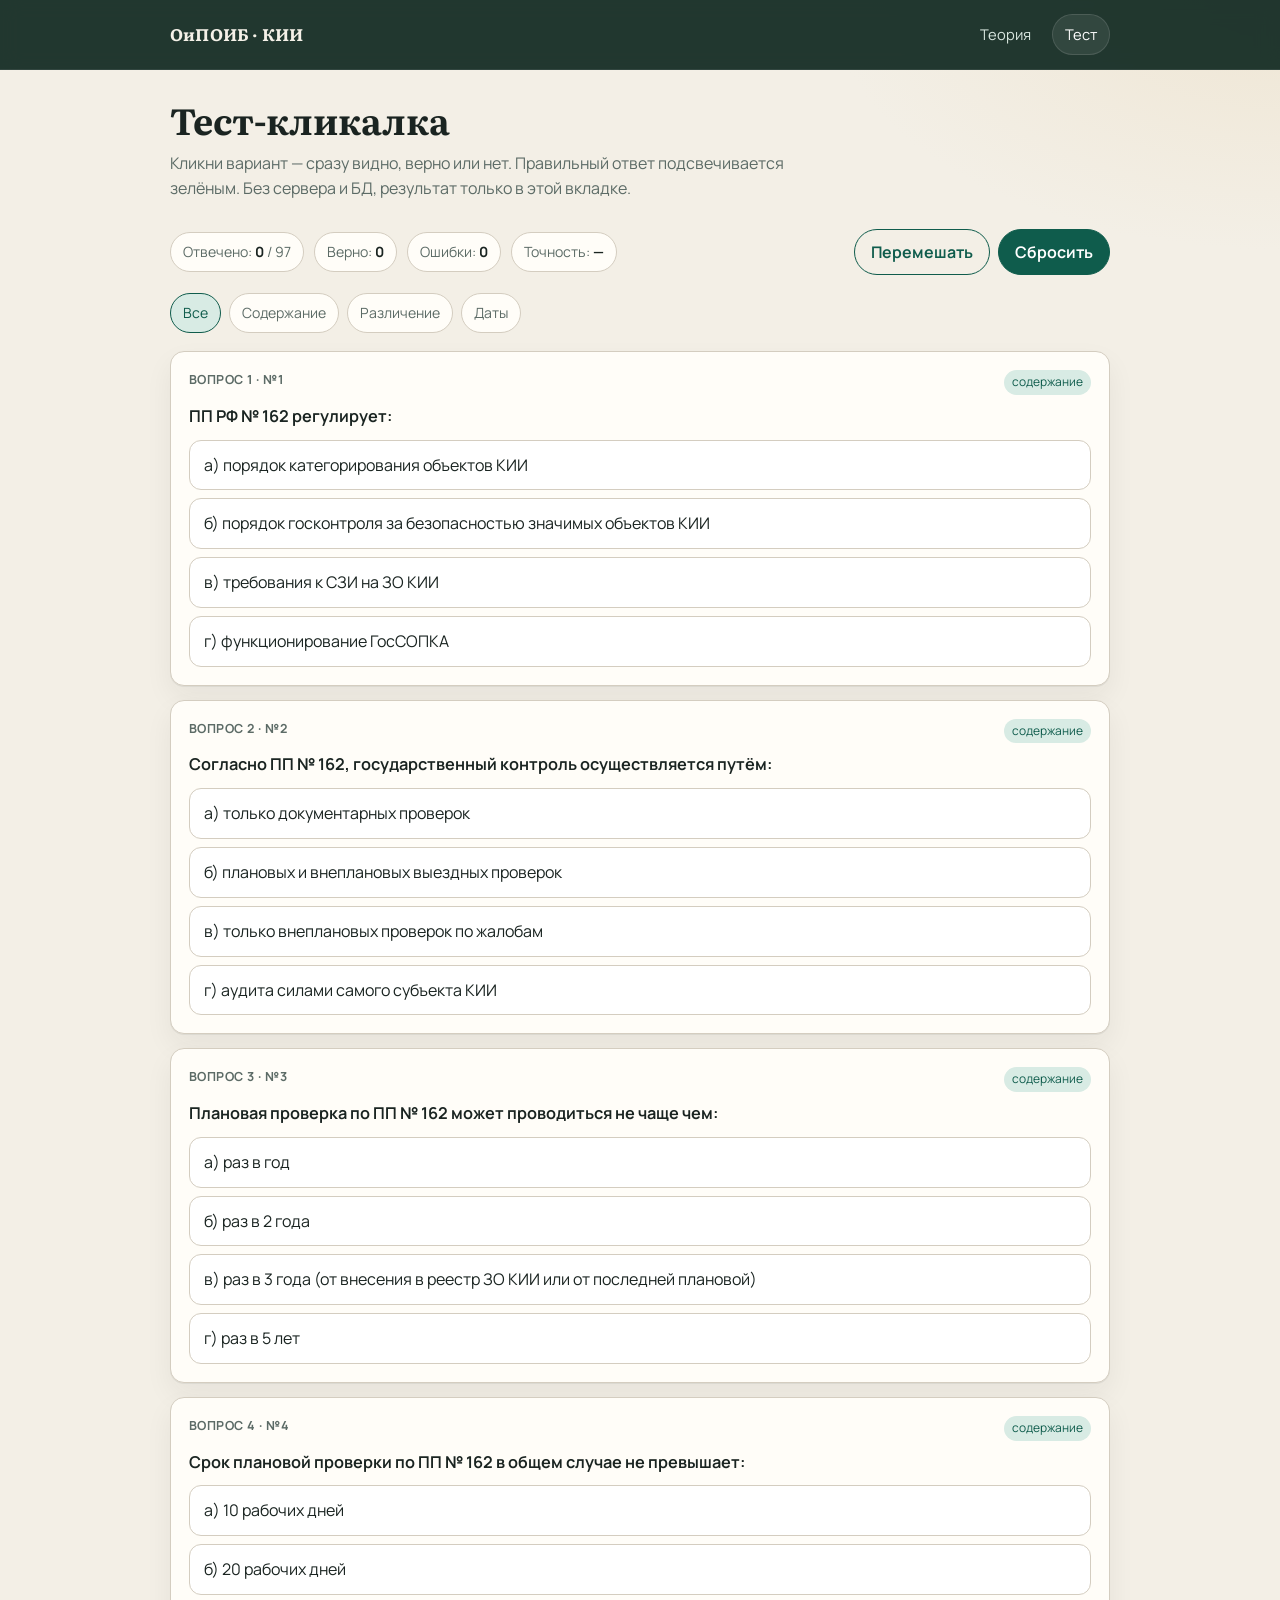
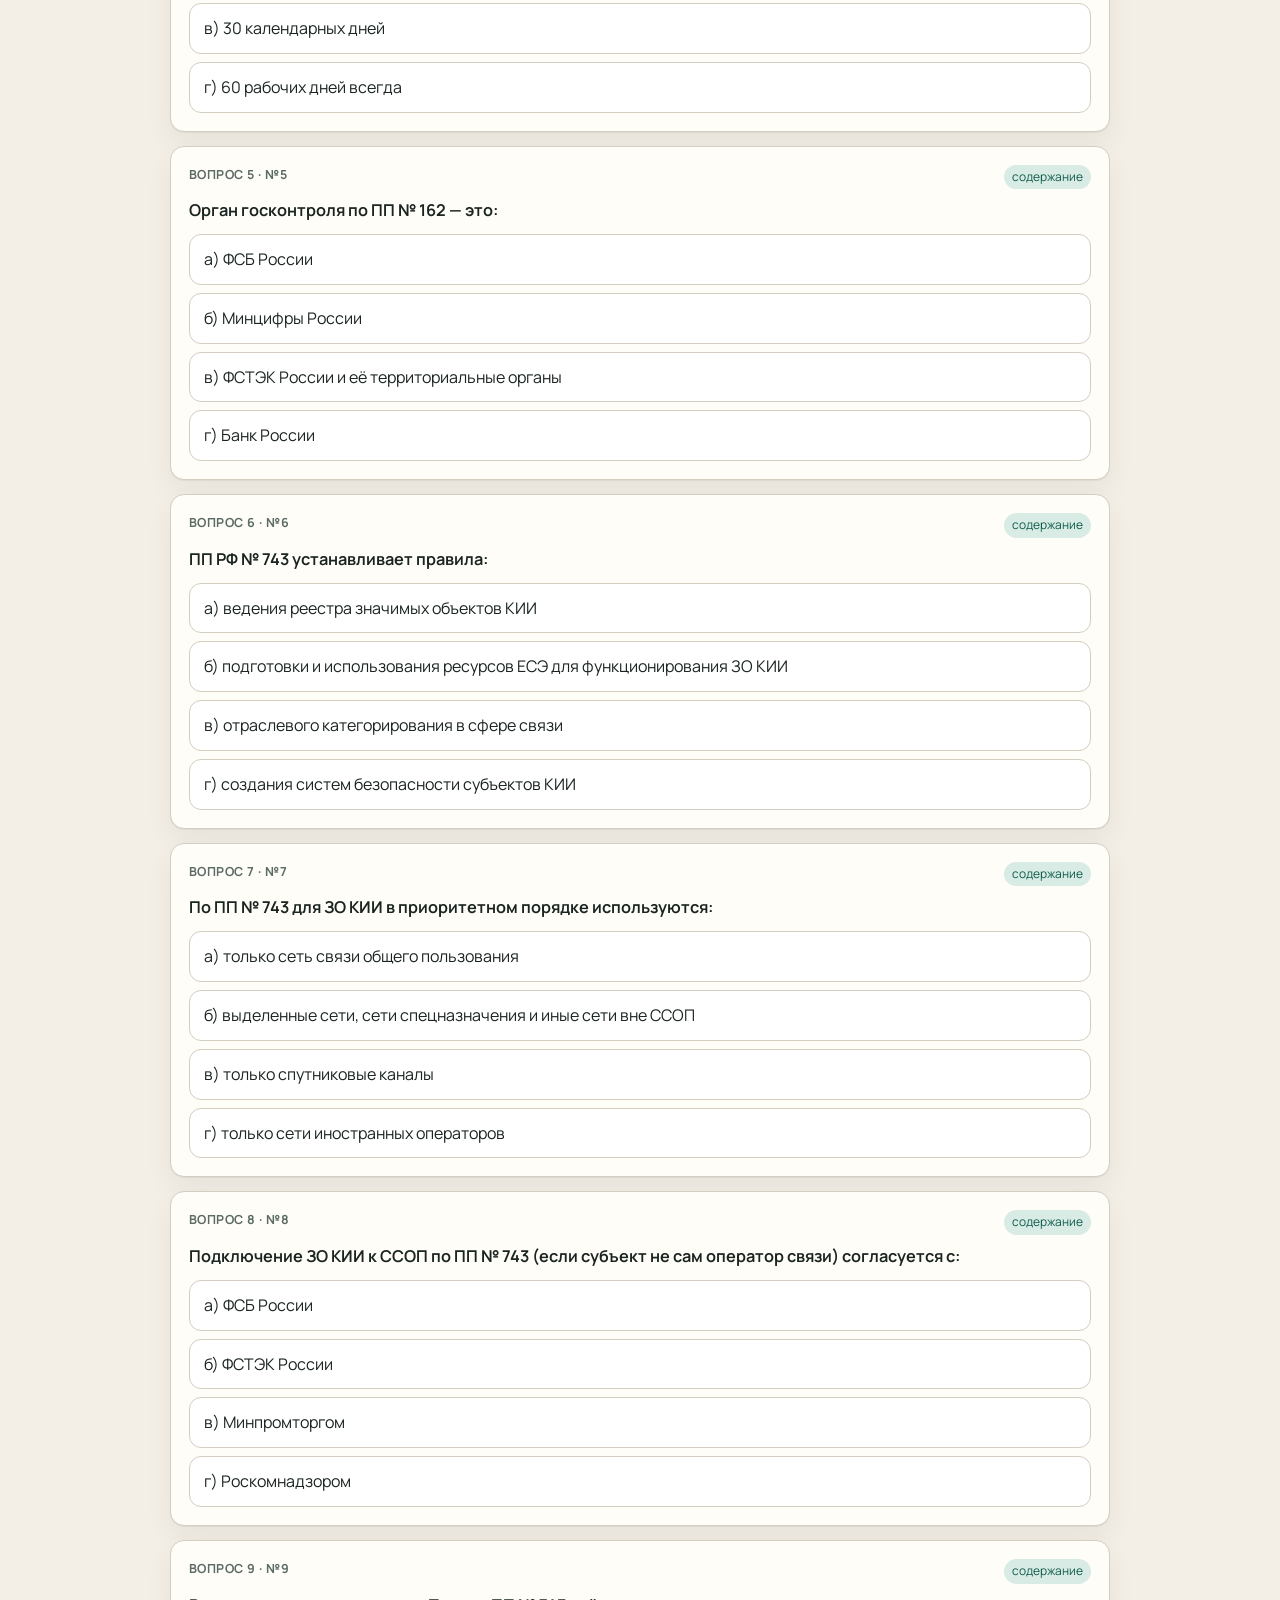
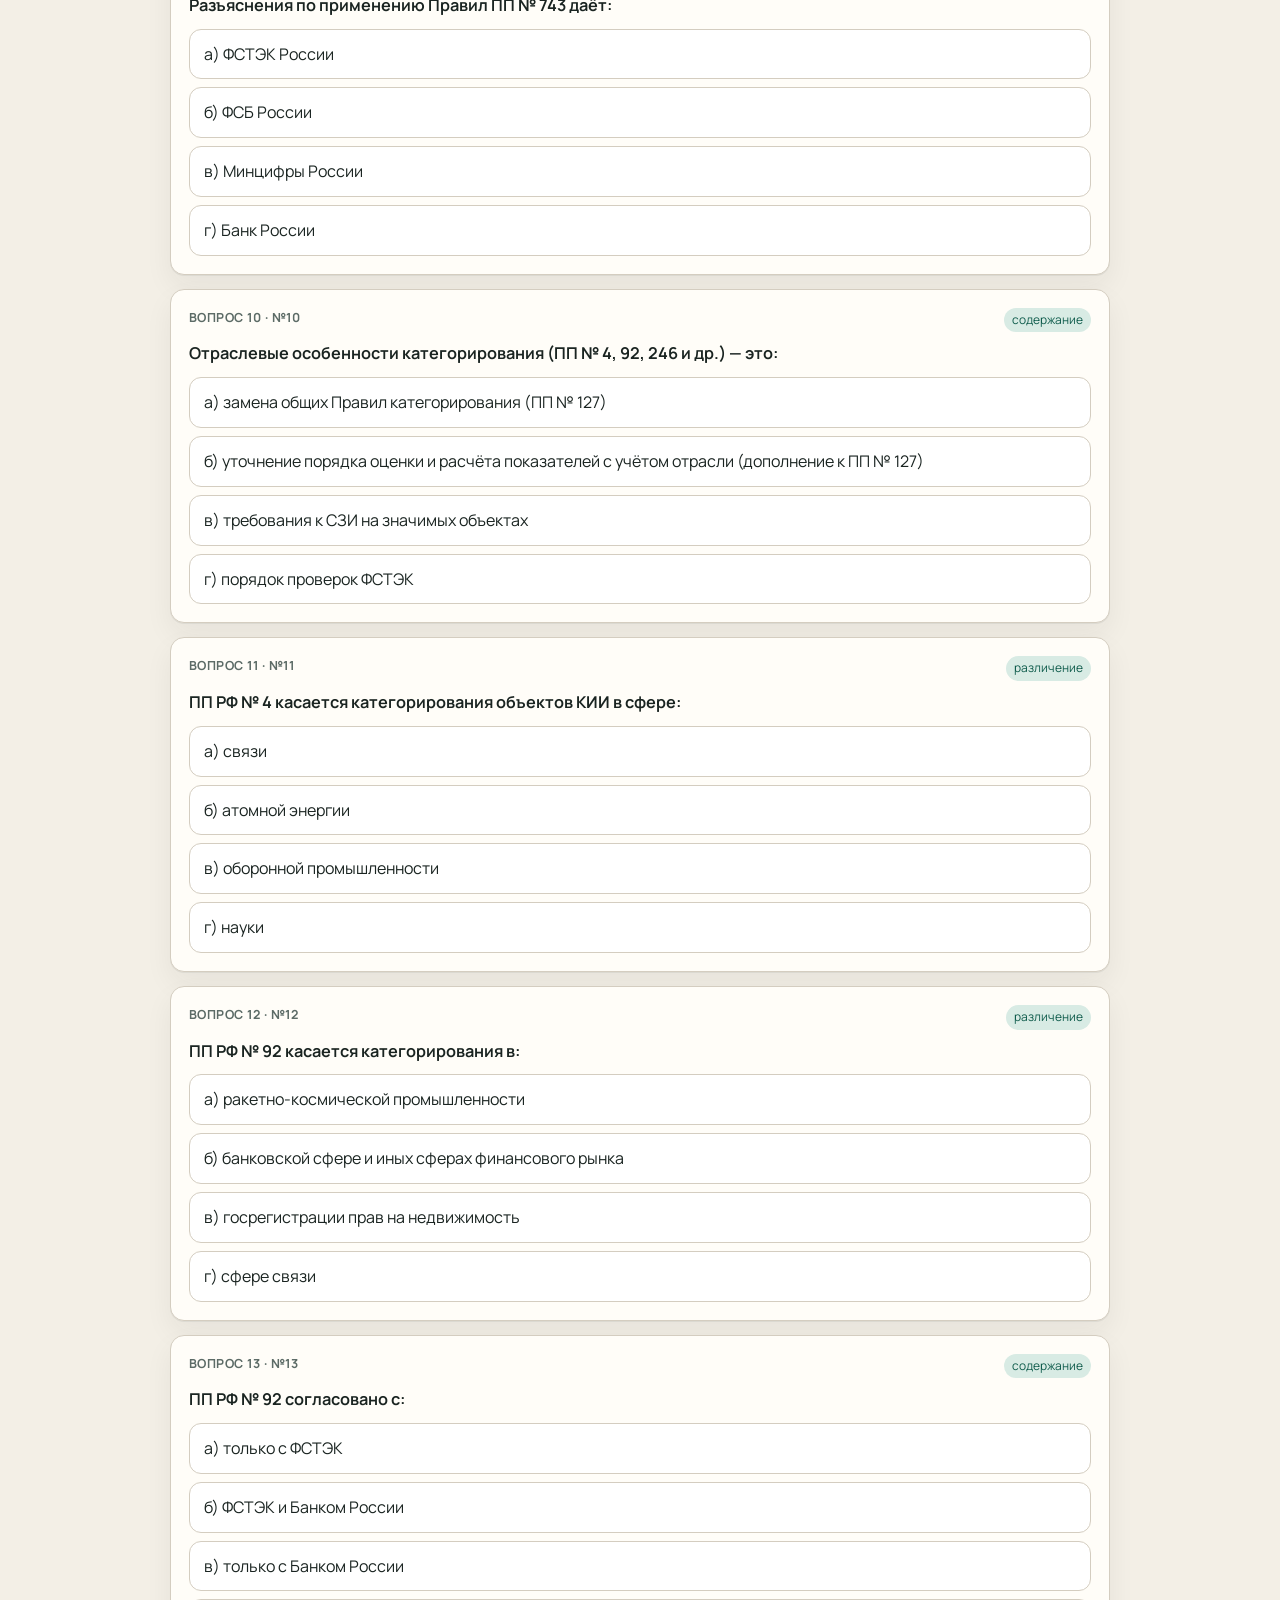
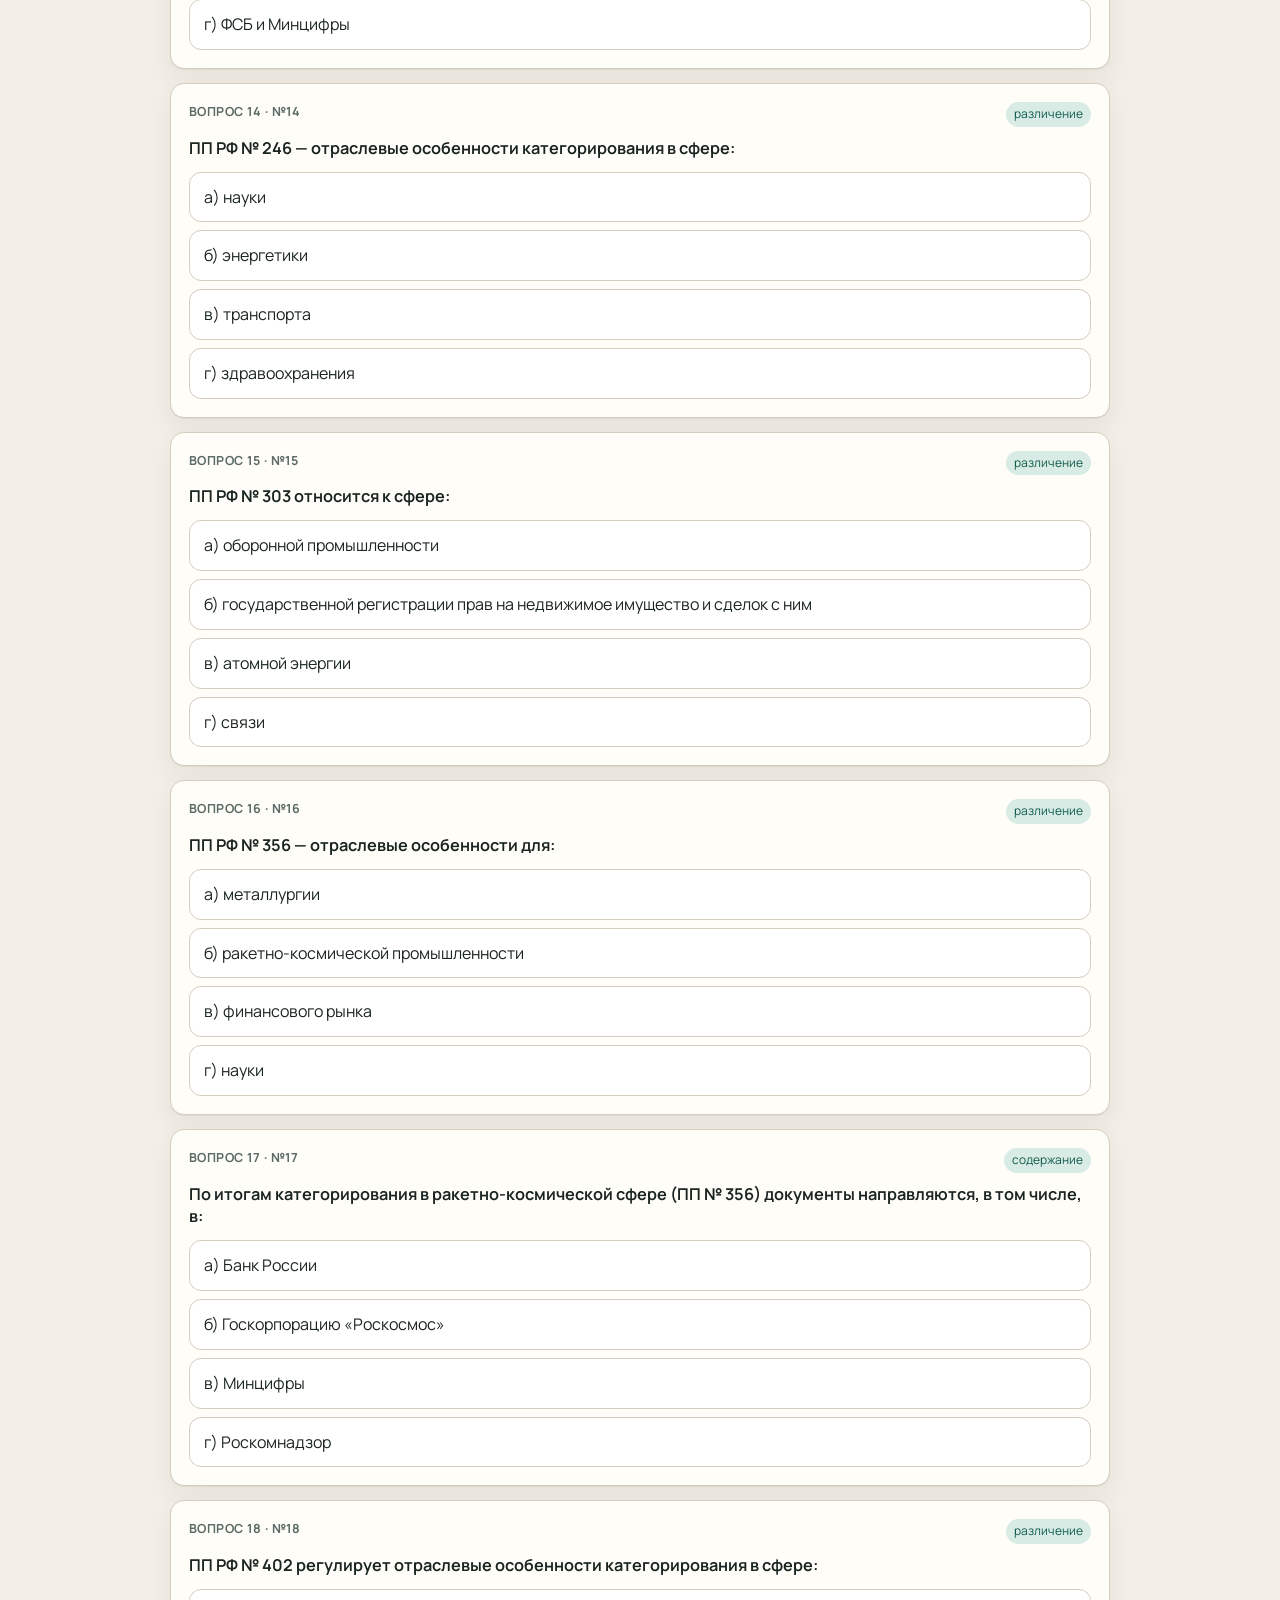
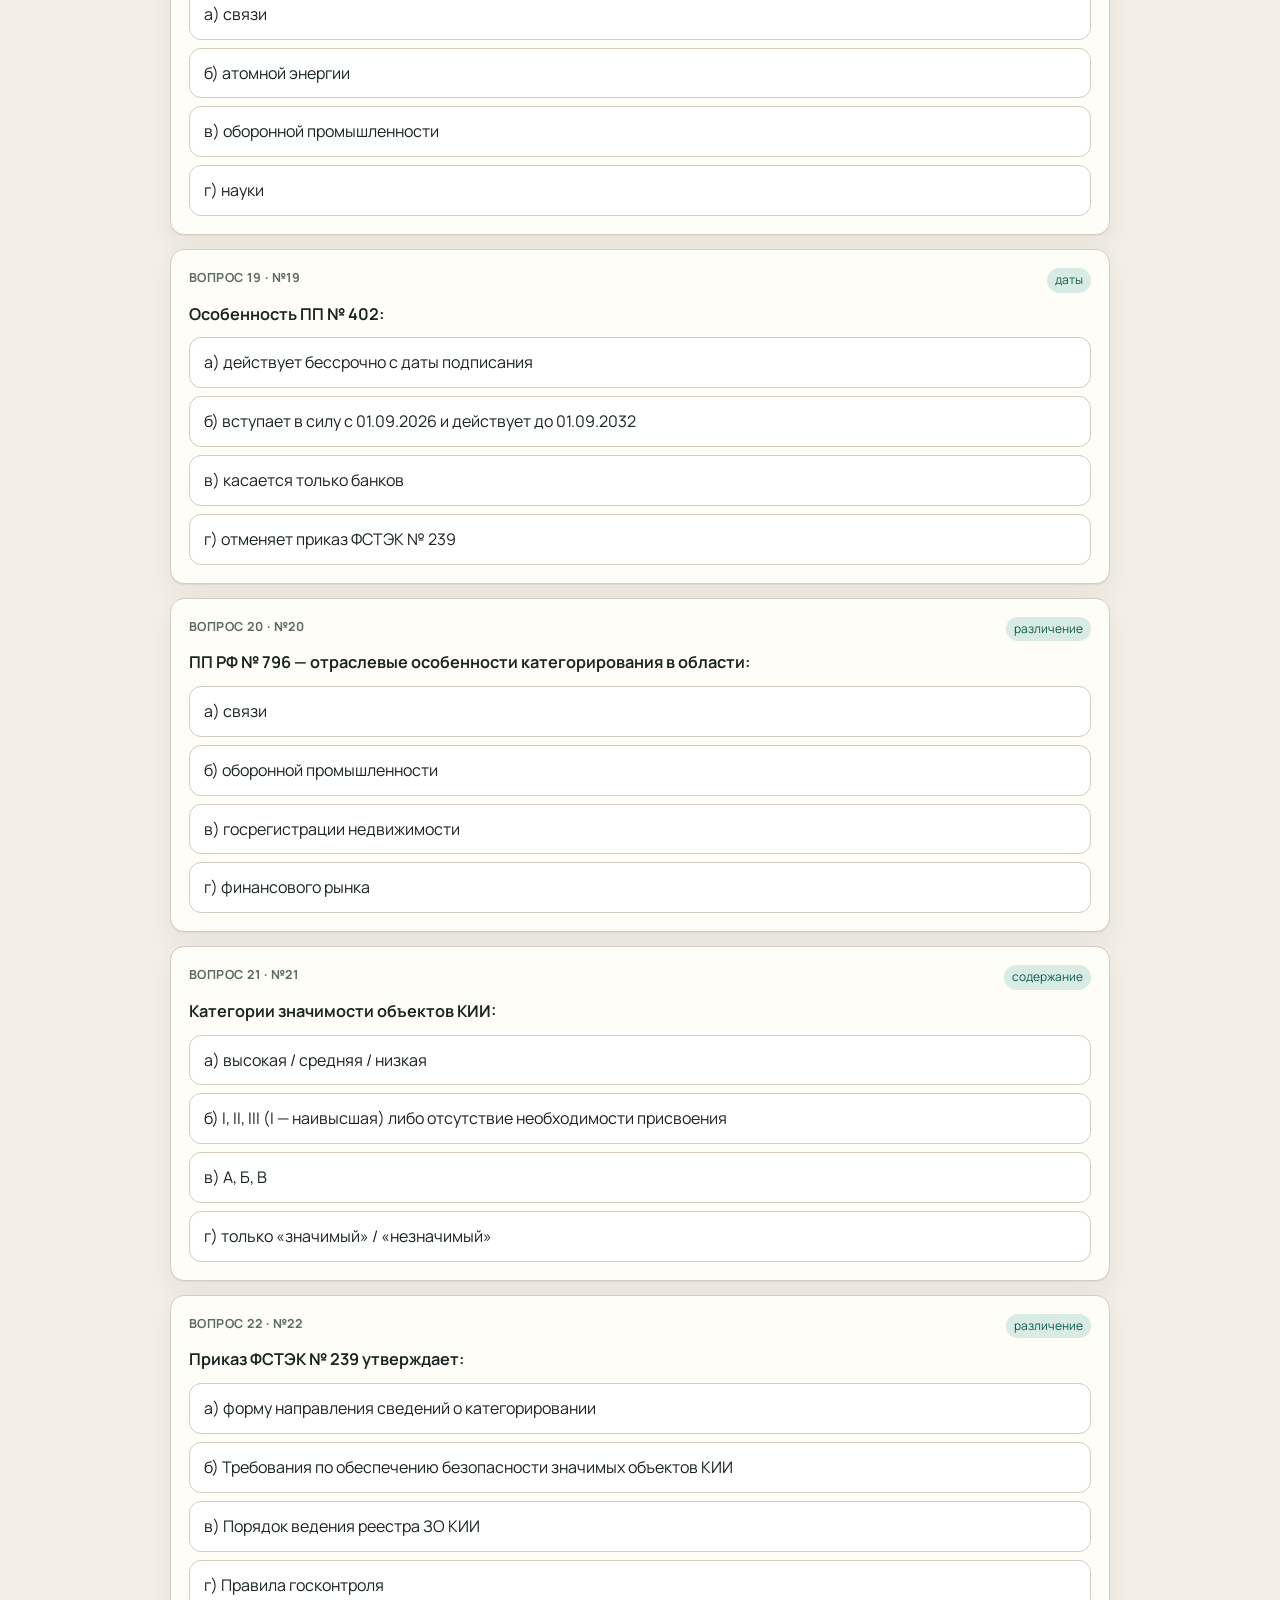
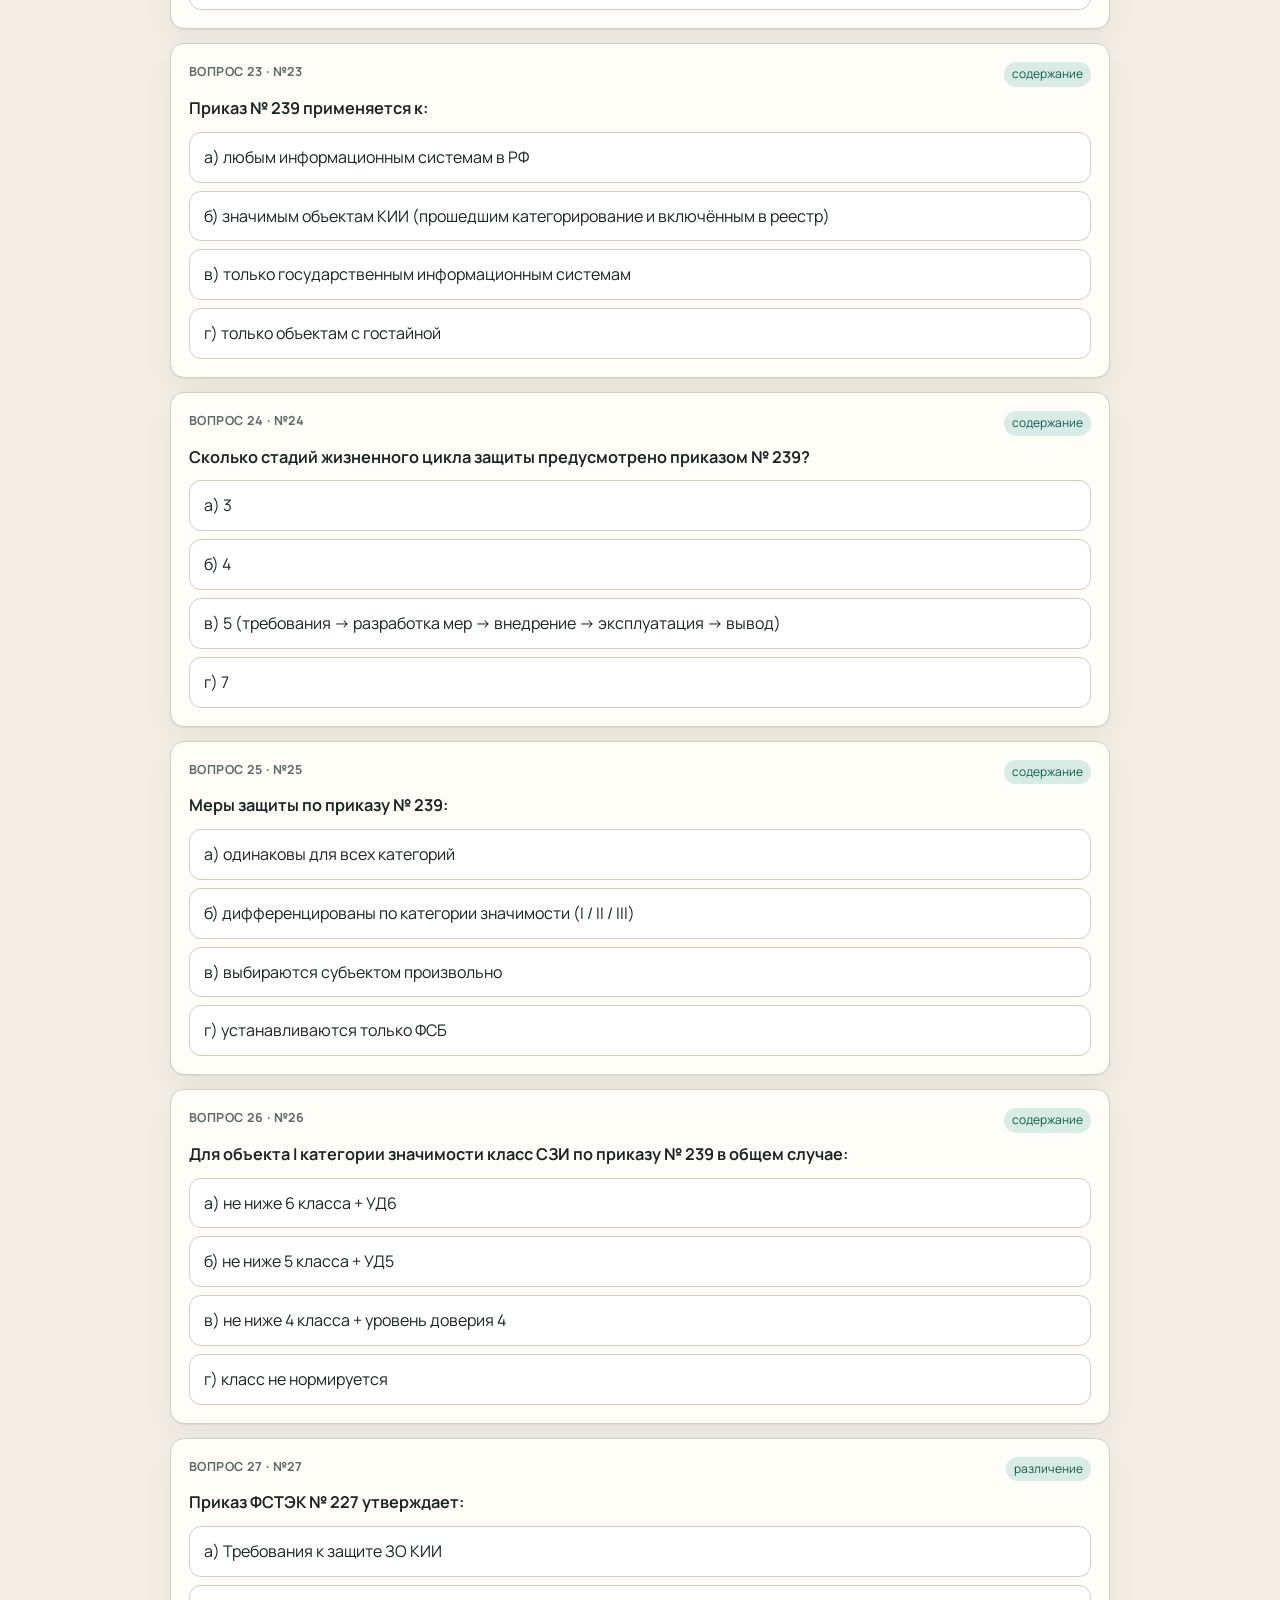
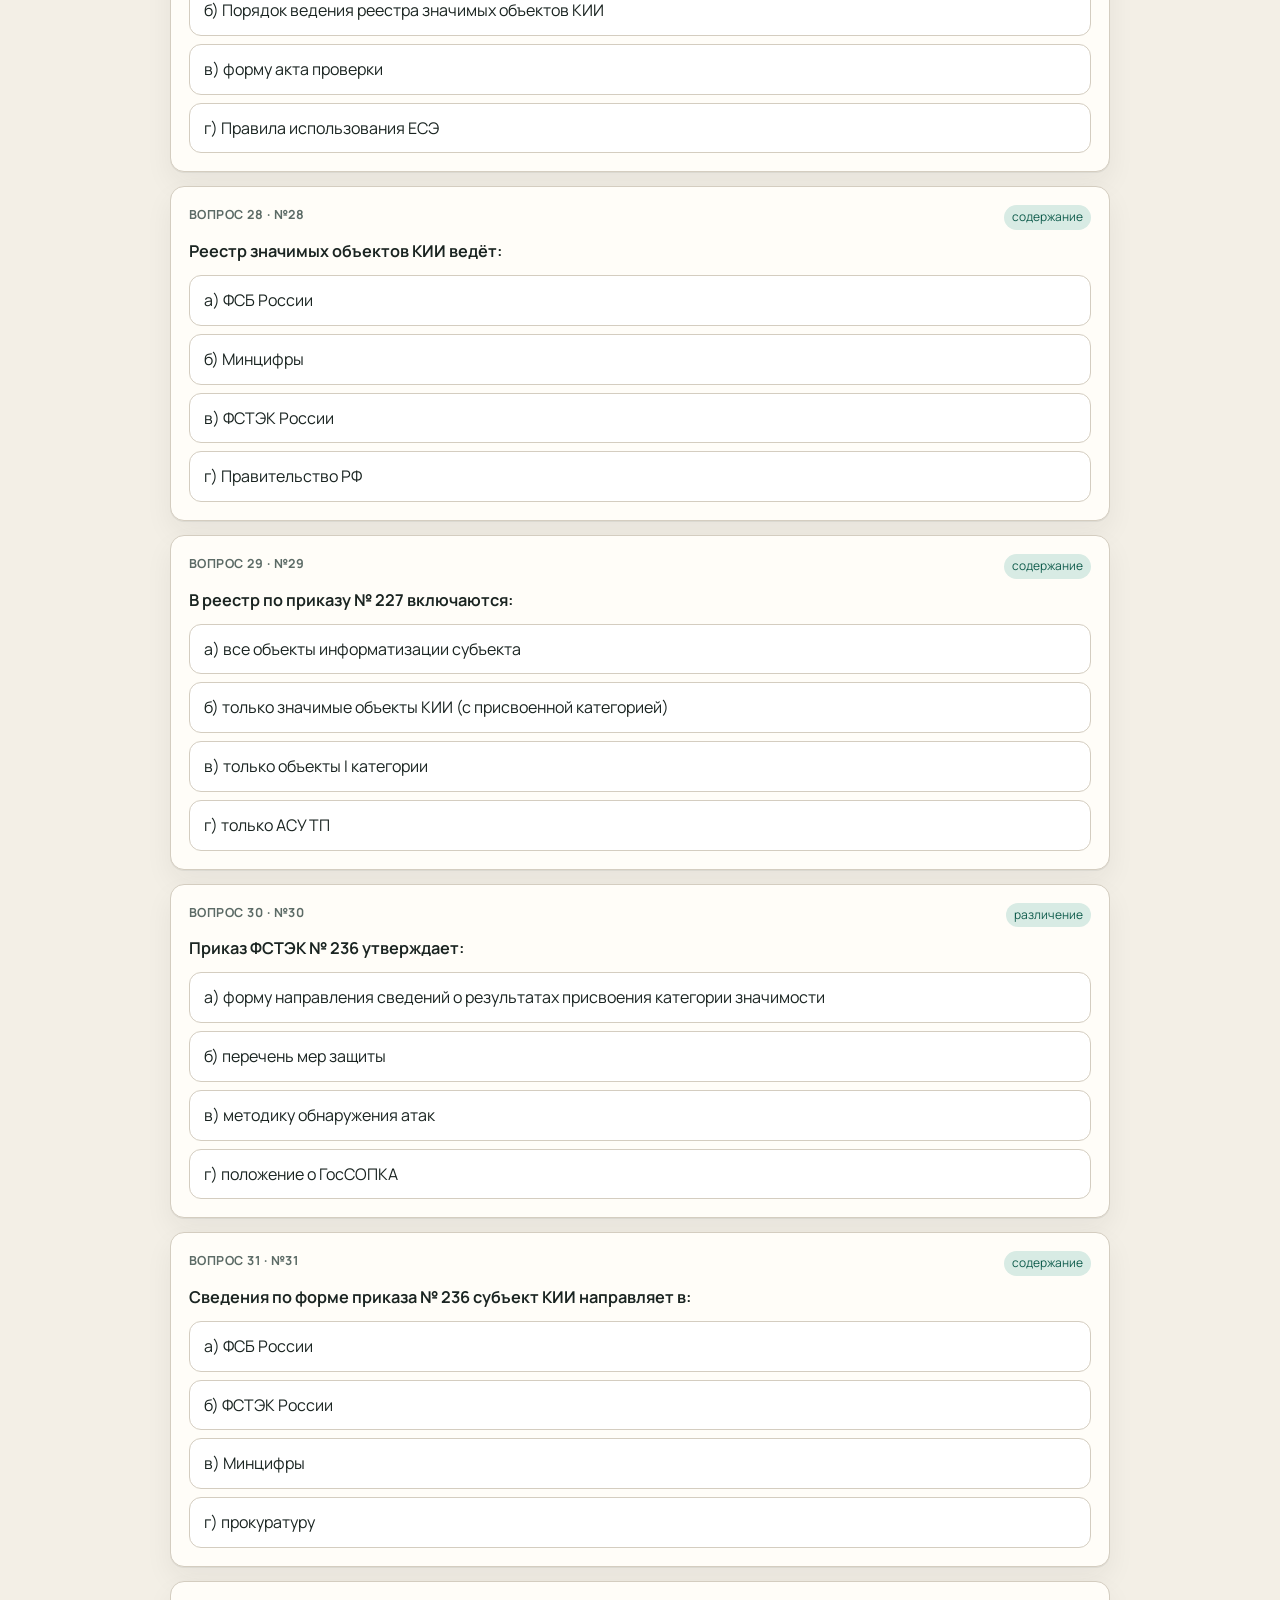
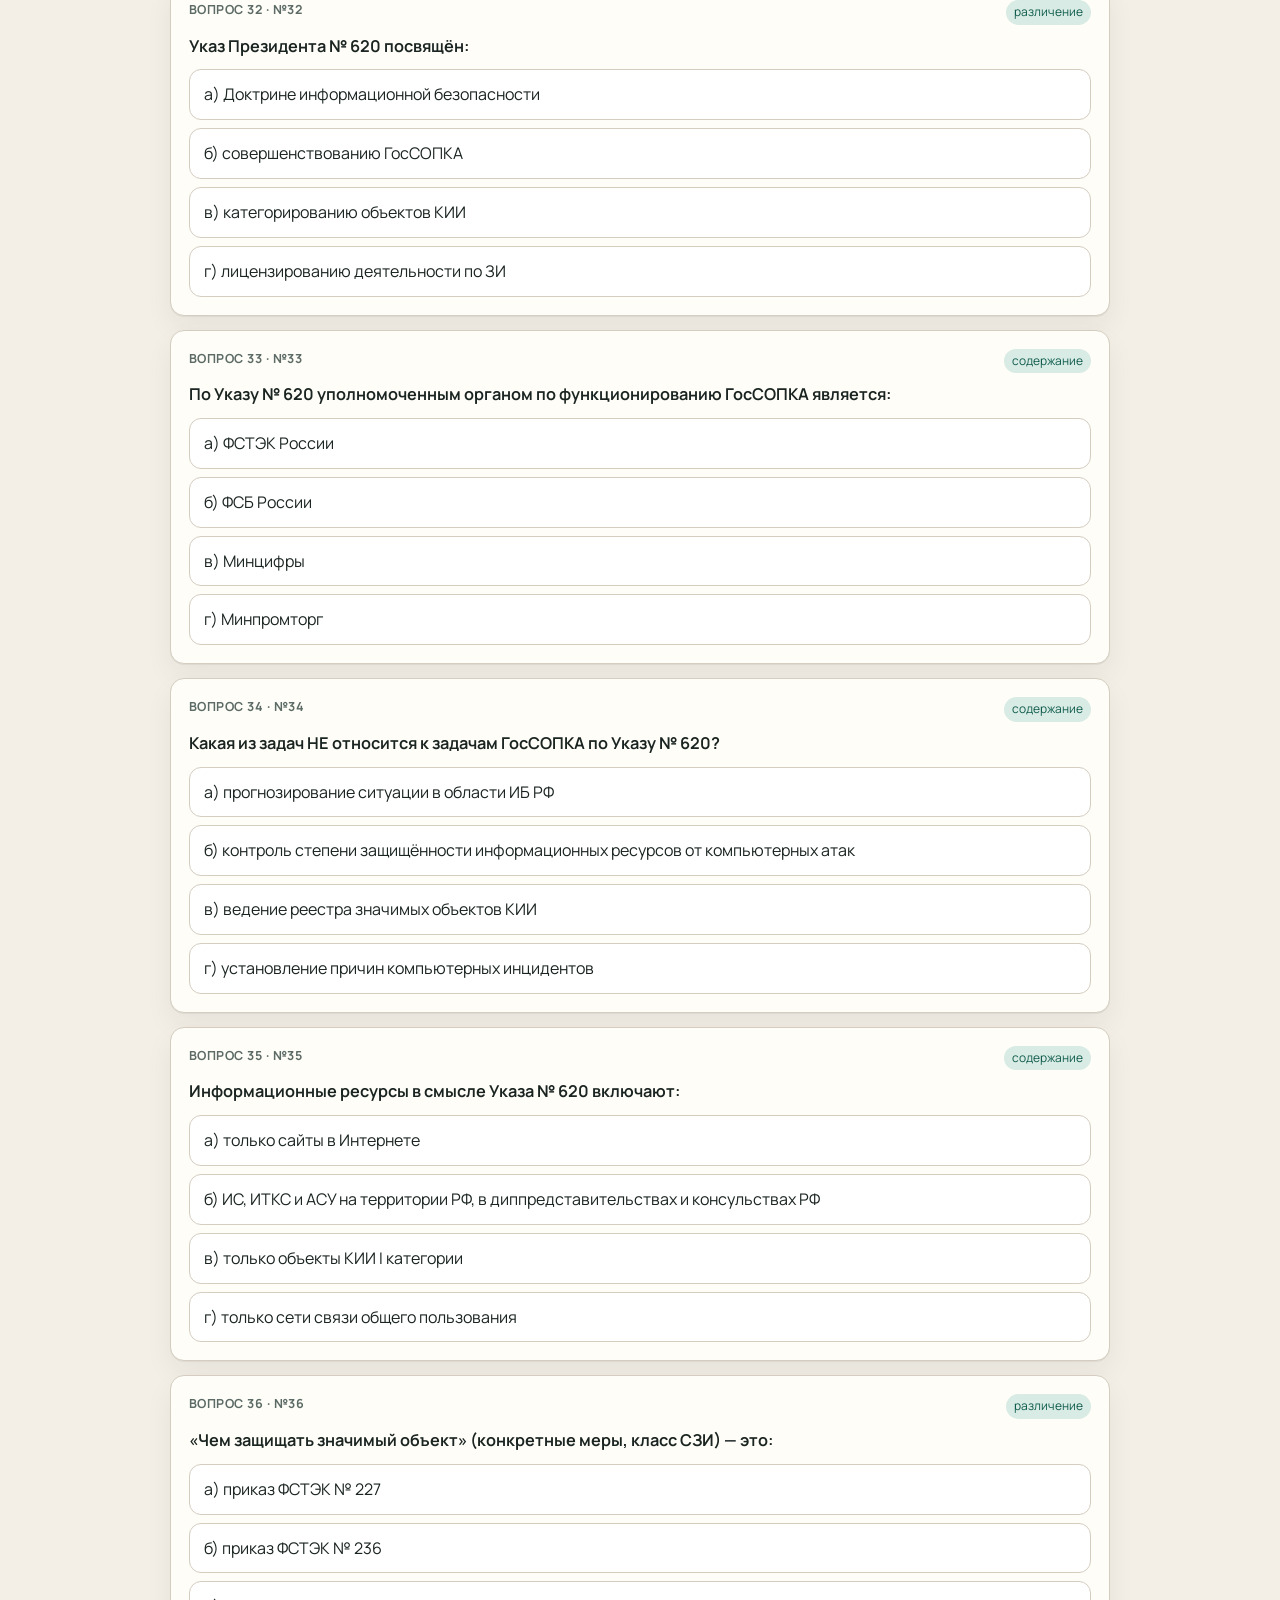
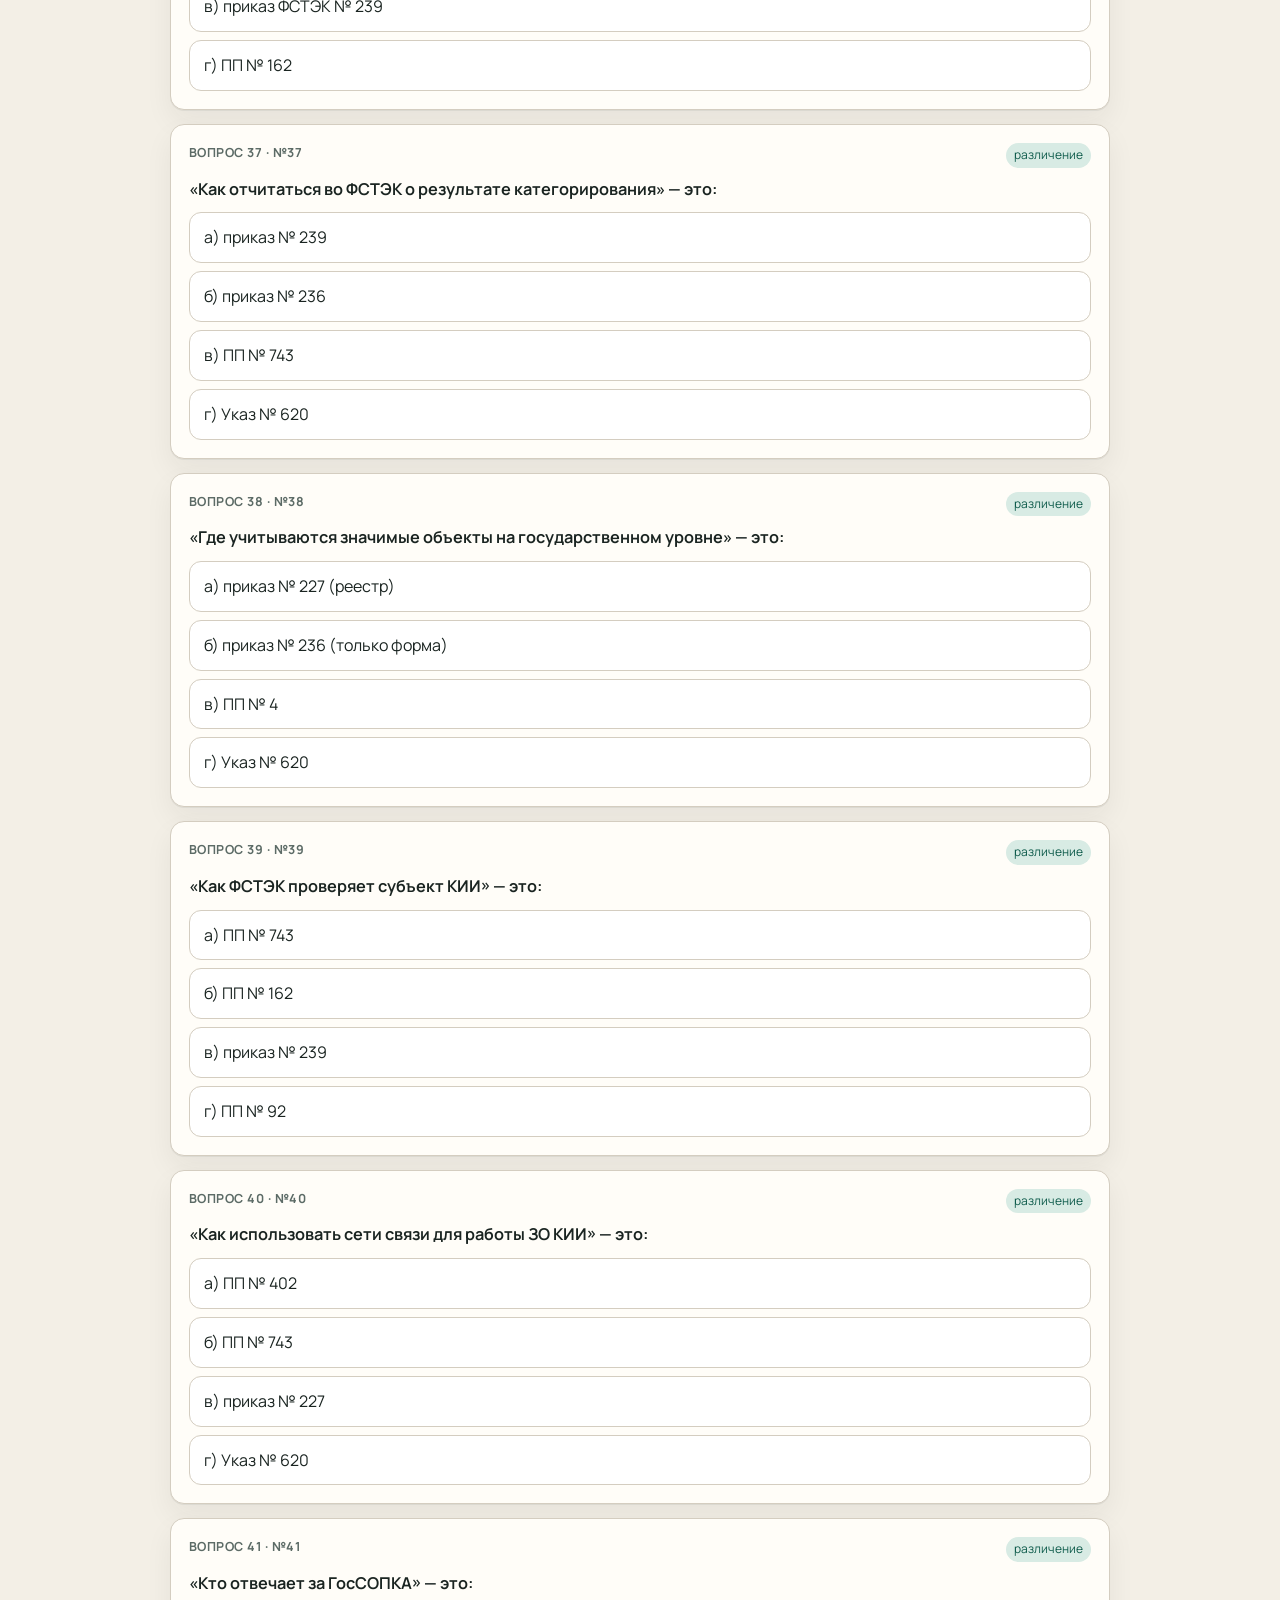
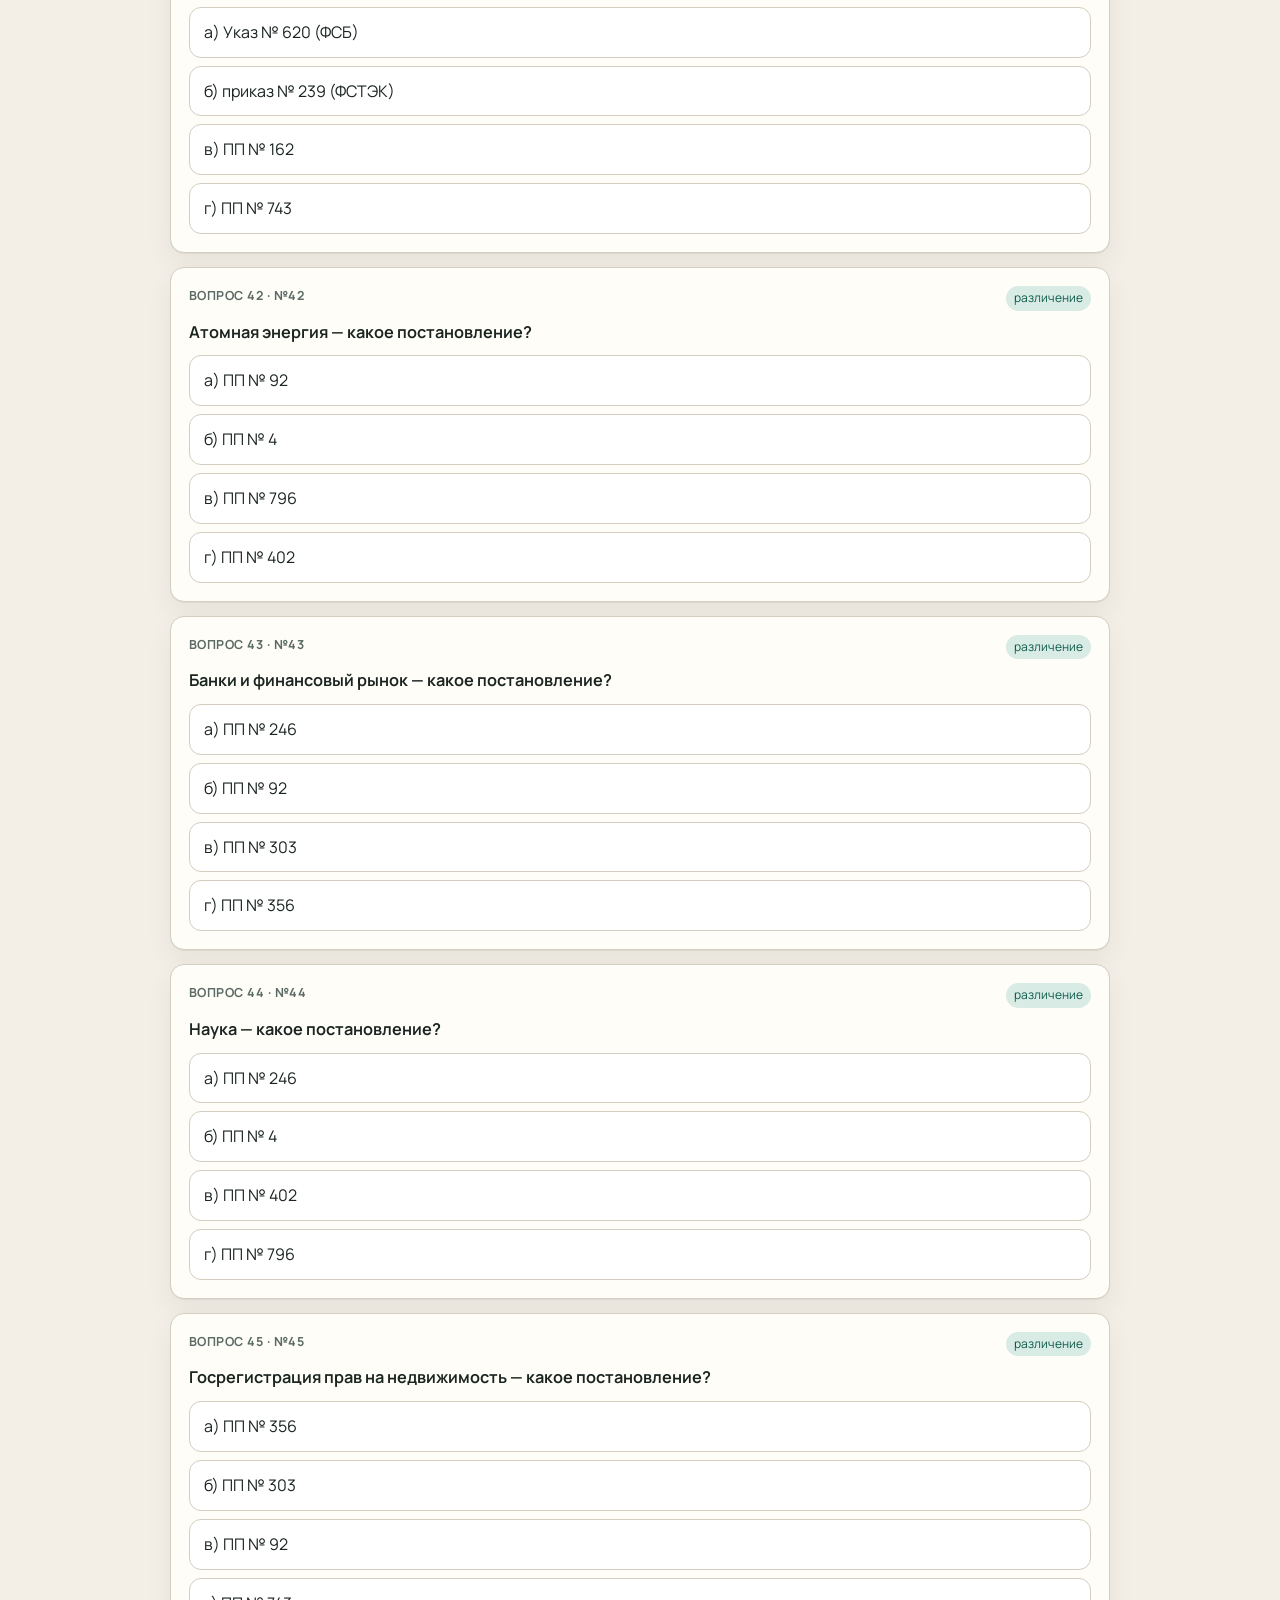
<file: test.html>
<!DOCTYPE html>
<html lang="ru">
<head>
  <meta charset="UTF-8" />
  <meta name="viewport" content="width=device-width, initial-scale=1" />
  <title>ОиПОИБ — тест по КИИ</title>
  <link rel="preconnect" href="https://fonts.googleapis.com" />
  <link rel="preconnect" href="https://fonts.gstatic.com" crossorigin />
  <link href="https://fonts.googleapis.com/css2?family=Literata:opsz,wght@7..72,500;7..72,700&family=Manrope:wght@400;550;650;700&display=swap" rel="stylesheet" />
  <link rel="stylesheet" href="styles.css" />
</head>
<body>
  <header class="topbar">
    <div class="topbar-inner">
      <a class="brand" href="index.html">ОиПОИБ · КИИ</a>
      <nav class="nav">
        <a href="index.html">Теория</a>
        <a class="active" href="test.html">Тест</a>
      </nav>
    </div>
  </header>

  <main class="wrap">
    <section class="hero">
      <h1>Тест-кликалка</h1>
      <p>
        Кликни вариант — сразу видно, верно или нет. Правильный ответ подсвечивается зелёным.
        Без сервера и БД, результат только в этой вкладке.
      </p>
    </section>

    <div class="toolbar">
      <div class="stats">
        <div class="pill">Отвечено: <strong id="stat-done">0</strong> / <span id="stat-total">0</span></div>
        <div class="pill">Верно: <strong id="stat-ok">0</strong></div>
        <div class="pill">Ошибки: <strong id="stat-bad">0</strong></div>
        <div class="pill">Точность: <strong id="stat-pct">—</strong></div>
      </div>
      <div style="display:flex; gap:8px; flex-wrap:wrap;">
        <button class="btn ghost" id="btn-shuffle" type="button">Перемешать</button>
        <button class="btn" id="btn-reset" type="button">Сбросить</button>
      </div>
    </div>

    <div class="filters" id="filters">
      <button class="chip active" data-cat="all" type="button">Все</button>
      <button class="chip" data-cat="содержание" type="button">Содержание</button>
      <button class="chip" data-cat="различение" type="button">Различение</button>
      <button class="chip" data-cat="даты" type="button">Даты</button>
    </div>

    <div id="quiz"></div>

    <p class="footer">
      Подсказка: если путаешь номера — сначала пройди фильтр «Различение».
      Теория: <a href="index.html">на соседней странице</a>.
    </p>
  </main>

  <script src="quiz-data.js"></script>
  <script>
    (function () {
      const letters = ["а", "б", "в", "г"];
      let filter = "all";
      let order = [];
      const state = {}; // id -> { chosen, correct }

      const elQuiz = document.getElementById("quiz");
      const elDone = document.getElementById("stat-done");
      const elTotal = document.getElementById("stat-total");
      const elOk = document.getElementById("stat-ok");
      const elBad = document.getElementById("stat-bad");
      const elPct = document.getElementById("stat-pct");

      function filtered() {
        return window.QUIZ.filter((q) => filter === "all" || q.cat === filter);
      }

      function rebuildOrder(shuffle) {
        order = filtered().map((q) => q.id);
        if (shuffle) {
          for (let i = order.length - 1; i > 0; i--) {
            const j = Math.floor(Math.random() * (i + 1));
            [order[i], order[j]] = [order[j], order[i]];
          }
        }
      }

      function updateStats() {
        const visible = new Set(order);
        let done = 0, ok = 0, bad = 0;
        for (const id of visible) {
          const s = state[id];
          if (!s) continue;
          done++;
          if (s.correct) ok++;
          else bad++;
        }
        elDone.textContent = String(done);
        elTotal.textContent = String(order.length);
        elOk.textContent = String(ok);
        elBad.textContent = String(bad);
        elPct.textContent = done ? Math.round((ok / done) * 100) + "%" : "—";
      }

      function render() {
        const byId = Object.fromEntries(window.QUIZ.map((q) => [q.id, q]));
        elQuiz.innerHTML = "";

        order.forEach((id, idx) => {
          const item = byId[id];
          const answered = state[id];

          const card = document.createElement("article");
          card.className = "q";
          card.dataset.id = String(id);

          const head = document.createElement("div");
          head.className = "q-head";
          head.innerHTML =
            `<span class="q-num">Вопрос ${idx + 1} · №${id}</span>` +
            `<span class="q-cat">${item.cat}</span>`;
          card.appendChild(head);

          const title = document.createElement("h3");
          title.textContent = item.q;
          card.appendChild(title);

          const opts = document.createElement("div");
          opts.className = "options";

          item.options.forEach((text, oi) => {
            const btn = document.createElement("button");
            btn.type = "button";
            btn.className = "opt";
            btn.textContent = letters[oi] + ") " + text;

            if (answered) {
              btn.disabled = true;
              if (oi === item.answer) btn.classList.add(answered.chosen === oi ? "correct" : "missed");
              if (oi === answered.chosen && answered.chosen !== item.answer) btn.classList.add("wrong");
            } else {
              btn.addEventListener("click", () => onChoose(id, oi));
            }
            opts.appendChild(btn);
          });

          card.appendChild(opts);

          const fb = document.createElement("div");
          fb.className = "feedback";
          if (answered) {
            fb.classList.add("show", answered.correct ? "ok" : "bad");
            fb.textContent = answered.correct
              ? "Верно"
              : "Неверно. Правильный ответ: " + letters[item.answer] + ") " + item.options[item.answer];
          }
          card.appendChild(fb);
          elQuiz.appendChild(card);
        });

        updateStats();
      }

      function onChoose(id, oi) {
        const item = window.QUIZ.find((q) => q.id === id);
        const correct = oi === item.answer;
        state[id] = { chosen: oi, correct };
        render();
        const card = elQuiz.querySelector(`[data-id="${id}"]`);
        if (card) card.scrollIntoView({ behavior: "smooth", block: "nearest" });
      }

      document.getElementById("filters").addEventListener("click", (e) => {
        const btn = e.target.closest(".chip");
        if (!btn) return;
        filter = btn.dataset.cat;
        document.querySelectorAll(".chip").forEach((c) => c.classList.toggle("active", c === btn));
        rebuildOrder(false);
        render();
      });

      document.getElementById("btn-reset").addEventListener("click", () => {
        for (const id of order) delete state[id];
        render();
      });

      document.getElementById("btn-shuffle").addEventListener("click", () => {
        rebuildOrder(true);
        render();
      });

      rebuildOrder(false);
      render();
    })();
  </script>
</body>
</html>
</file>
<file: styles.css>
:root {
  --bg: #f3efe6;
  --bg-card: #fffdf8;
  --ink: #1a2421;
  --muted: #5c6b66;
  --line: #d4cdc0;
  --accent: #0f5c4c;
  --accent-soft: #d8ebe4;
  --ok: #1f7a4d;
  --ok-bg: #e4f5eb;
  --bad: #a33a2c;
  --bad-bg: #fcecea;
  --nav: #102820;
  --shadow: 0 1px 0 rgba(26, 36, 33, 0.06), 0 12px 28px rgba(26, 36, 33, 0.06);
  --radius: 14px;
  --font: "Manrope", "Segoe UI", sans-serif;
  --serif: "Literata", Georgia, serif;
}

* { box-sizing: border-box; }

html { scroll-behavior: smooth; }

body {
  margin: 0;
  font-family: var(--font);
  color: var(--ink);
  background:
    radial-gradient(1200px 600px at 10% -10%, #e7f0ea 0%, transparent 55%),
    radial-gradient(900px 500px at 100% 0%, #efe6d4 0%, transparent 50%),
    var(--bg);
  line-height: 1.55;
  min-height: 100vh;
}

a { color: var(--accent); text-decoration: none; }
a:hover { text-decoration: underline; }

.topbar {
  position: sticky;
  top: 0;
  z-index: 20;
  background: color-mix(in srgb, var(--nav) 92%, transparent);
  backdrop-filter: blur(10px);
  color: #f5f1e8;
  border-bottom: 1px solid rgba(255,255,255,0.08);
}

.topbar-inner {
  max-width: 980px;
  margin: 0 auto;
  padding: 14px 20px;
  display: flex;
  align-items: center;
  justify-content: space-between;
  gap: 16px;
}

.brand {
  font-family: var(--serif);
  font-weight: 700;
  font-size: 1.05rem;
  color: #f5f1e8;
  text-decoration: none;
  letter-spacing: 0.01em;
}

.brand:hover { text-decoration: none; opacity: 0.92; }

.nav {
  display: flex;
  gap: 8px;
  flex-wrap: wrap;
}

.nav a {
  color: #d8e6df;
  text-decoration: none;
  padding: 8px 12px;
  border-radius: 999px;
  font-size: 0.92rem;
  border: 1px solid transparent;
}

.nav a:hover,
.nav a.active {
  background: rgba(255,255,255,0.08);
  border-color: rgba(255,255,255,0.12);
  color: #fff;
  text-decoration: none;
}

.wrap {
  max-width: 980px;
  margin: 0 auto;
  padding: 28px 20px 64px;
}

.hero {
  margin-bottom: 28px;
}

.hero h1 {
  font-family: var(--serif);
  font-size: clamp(1.7rem, 3vw, 2.25rem);
  line-height: 1.2;
  margin: 0 0 10px;
  color: var(--ink);
}

.hero p {
  margin: 0;
  color: var(--muted);
  max-width: 62ch;
}

.toc {
  display: grid;
  grid-template-columns: repeat(auto-fill, minmax(200px, 1fr));
  gap: 10px;
  margin: 22px 0 30px;
}

.toc a {
  display: block;
  background: var(--bg-card);
  border: 1px solid var(--line);
  border-radius: 12px;
  padding: 12px 14px;
  color: var(--ink);
  text-decoration: none;
  box-shadow: var(--shadow);
  font-size: 0.92rem;
  transition: transform 0.15s ease, border-color 0.15s ease;
}

.toc a:hover {
  transform: translateY(-1px);
  border-color: var(--accent);
  text-decoration: none;
}

.toc a small {
  display: block;
  color: var(--muted);
  margin-top: 4px;
  font-size: 0.8rem;
}

.doc {
  background: var(--bg-card);
  border: 1px solid var(--line);
  border-radius: var(--radius);
  padding: 22px 22px 18px;
  margin-bottom: 16px;
  box-shadow: var(--shadow);
  scroll-margin-top: 72px;
}

.doc h2 {
  font-family: var(--serif);
  font-size: 1.25rem;
  margin: 0 0 14px;
  padding-bottom: 10px;
  border-bottom: 1px solid var(--line);
}

.badge {
  display: inline-block;
  font-family: var(--font);
  font-size: 0.75rem;
  font-weight: 700;
  letter-spacing: 0.04em;
  text-transform: uppercase;
  color: var(--accent);
  background: var(--accent-soft);
  padding: 4px 8px;
  border-radius: 999px;
  margin-bottom: 8px;
}

.field {
  margin: 0 0 10px;
  font-size: 0.98rem;
}

.field b {
  color: var(--ink);
}

.field span,
.field {
  color: #2b3532;
}

.note {
  background: #f7f2e7;
  border-left: 3px solid var(--accent);
  padding: 12px 14px;
  border-radius: 0 10px 10px 0;
  color: var(--muted);
  margin: 18px 0;
  font-size: 0.95rem;
}

.cheat {
  display: grid;
  gap: 10px;
}

.cheat div {
  background: var(--bg-card);
  border: 1px solid var(--line);
  border-radius: 12px;
  padding: 14px 16px;
}

.cheat strong { color: var(--accent); }

/* TEST */
.toolbar {
  display: flex;
  flex-wrap: wrap;
  gap: 12px;
  align-items: center;
  justify-content: space-between;
  margin-bottom: 18px;
}

.stats {
  display: flex;
  gap: 10px;
  flex-wrap: wrap;
}

.pill {
  background: var(--bg-card);
  border: 1px solid var(--line);
  border-radius: 999px;
  padding: 8px 12px;
  font-size: 0.88rem;
  color: var(--muted);
}

.pill strong { color: var(--ink); }

.btn {
  appearance: none;
  border: 1px solid var(--accent);
  background: var(--accent);
  color: #fff;
  border-radius: 999px;
  padding: 10px 16px;
  font: inherit;
  font-weight: 650;
  cursor: pointer;
}

.btn:hover { filter: brightness(1.05); }

.btn.ghost {
  background: transparent;
  color: var(--accent);
}

.filters {
  display: flex;
  flex-wrap: wrap;
  gap: 8px;
  margin-bottom: 18px;
}

.chip {
  appearance: none;
  border: 1px solid var(--line);
  background: var(--bg-card);
  color: var(--muted);
  border-radius: 999px;
  padding: 8px 12px;
  font: inherit;
  font-size: 0.88rem;
  cursor: pointer;
}

.chip.active {
  border-color: var(--accent);
  color: var(--accent);
  background: var(--accent-soft);
}

.q {
  background: var(--bg-card);
  border: 1px solid var(--line);
  border-radius: var(--radius);
  padding: 18px;
  margin-bottom: 14px;
  box-shadow: var(--shadow);
}

.q-head {
  display: flex;
  justify-content: space-between;
  gap: 10px;
  align-items: flex-start;
  margin-bottom: 10px;
}

.q-num {
  font-size: 0.78rem;
  font-weight: 700;
  letter-spacing: 0.04em;
  text-transform: uppercase;
  color: var(--muted);
}

.q-cat {
  font-size: 0.75rem;
  color: var(--accent);
  background: var(--accent-soft);
  padding: 3px 8px;
  border-radius: 999px;
  white-space: nowrap;
}

.q h3 {
  margin: 0 0 12px;
  font-size: 1.02rem;
  font-weight: 650;
  line-height: 1.4;
}

.options {
  display: grid;
  gap: 8px;
}

.opt {
  text-align: left;
  width: 100%;
  appearance: none;
  border: 1px solid var(--line);
  background: #fff;
  border-radius: 12px;
  padding: 12px 14px;
  font: inherit;
  cursor: pointer;
  color: var(--ink);
  transition: border-color 0.15s ease, background 0.15s ease;
}

.opt:hover:not(:disabled) {
  border-color: var(--accent);
}

.opt:disabled { cursor: default; }

.opt.correct {
  border-color: var(--ok);
  background: var(--ok-bg);
}

.opt.wrong {
  border-color: var(--bad);
  background: var(--bad-bg);
}

.opt.missed {
  border-color: var(--ok);
  background: var(--ok-bg);
  outline: 2px dashed color-mix(in srgb, var(--ok) 45%, transparent);
}

.feedback {
  margin-top: 12px;
  padding: 10px 12px;
  border-radius: 10px;
  font-size: 0.92rem;
  display: none;
}

.feedback.show { display: block; }

.feedback.ok {
  background: var(--ok-bg);
  color: var(--ok);
}

.feedback.bad {
  background: var(--bad-bg);
  color: var(--bad);
}

.table-wrap {
  overflow-x: auto;
  margin: 12px 0 4px;
  border: 1px solid var(--line);
  border-radius: 12px;
}

table.compact {
  width: 100%;
  border-collapse: collapse;
  font-size: 0.9rem;
  background: #fff;
}

table.compact th,
table.compact td {
  padding: 10px 12px;
  border-bottom: 1px solid var(--line);
  text-align: left;
  vertical-align: top;
}

table.compact th {
  background: #f0ebe1;
  font-weight: 700;
  color: var(--ink);
}

table.compact tr:last-child td { border-bottom: none; }

table.compact code {
  font-family: ui-monospace, Menlo, monospace;
  font-size: 0.85em;
  background: var(--accent-soft);
  color: var(--accent);
  padding: 1px 5px;
  border-radius: 4px;
}

.list-tight {
  margin: 8px 0 4px;
  padding-left: 1.2em;
  color: #2b3532;
  font-size: 0.95rem;
}

.list-tight li { margin: 4px 0; }

.footer {
  margin-top: 40px;
  padding-top: 18px;
  border-top: 1px solid var(--line);
  color: var(--muted);
  font-size: 0.88rem;
}

@media (max-width: 640px) {
  .topbar-inner { flex-direction: column; align-items: flex-start; }
  .doc { padding: 16px; }
}
</file>
